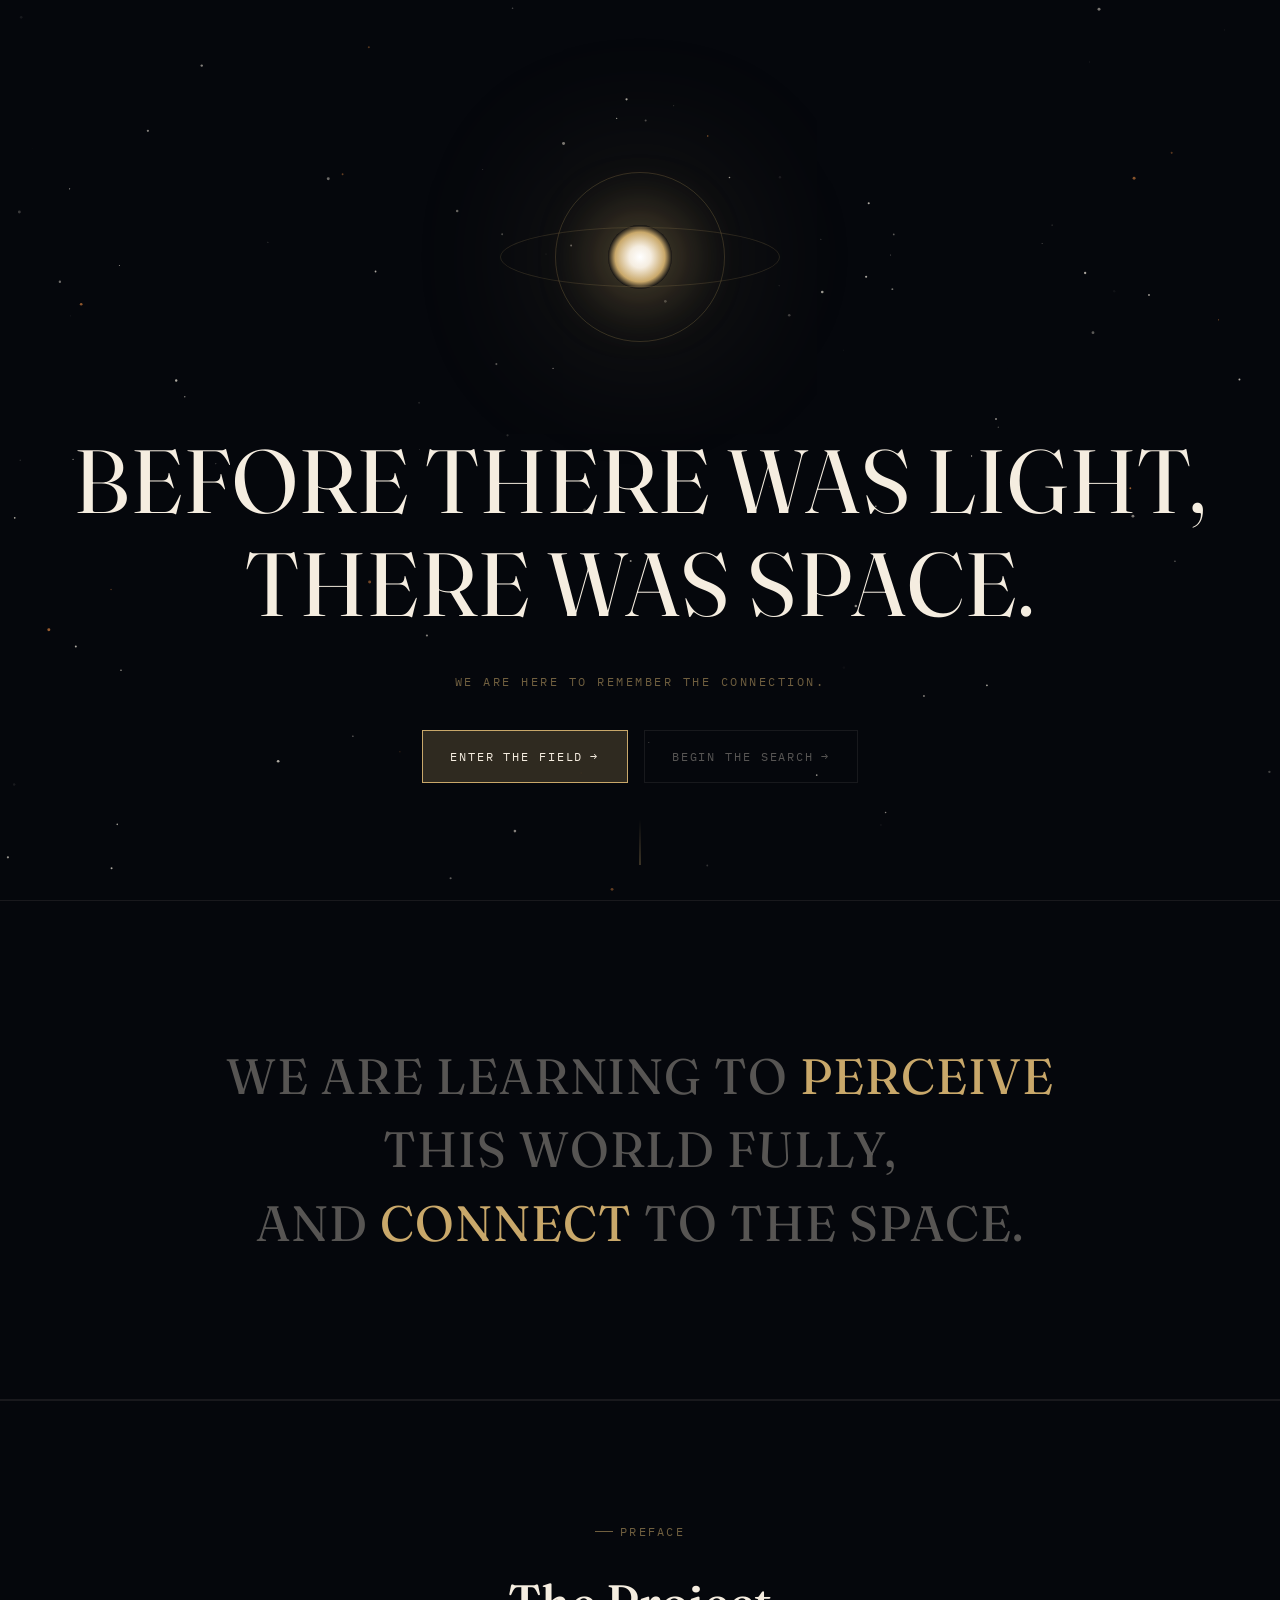
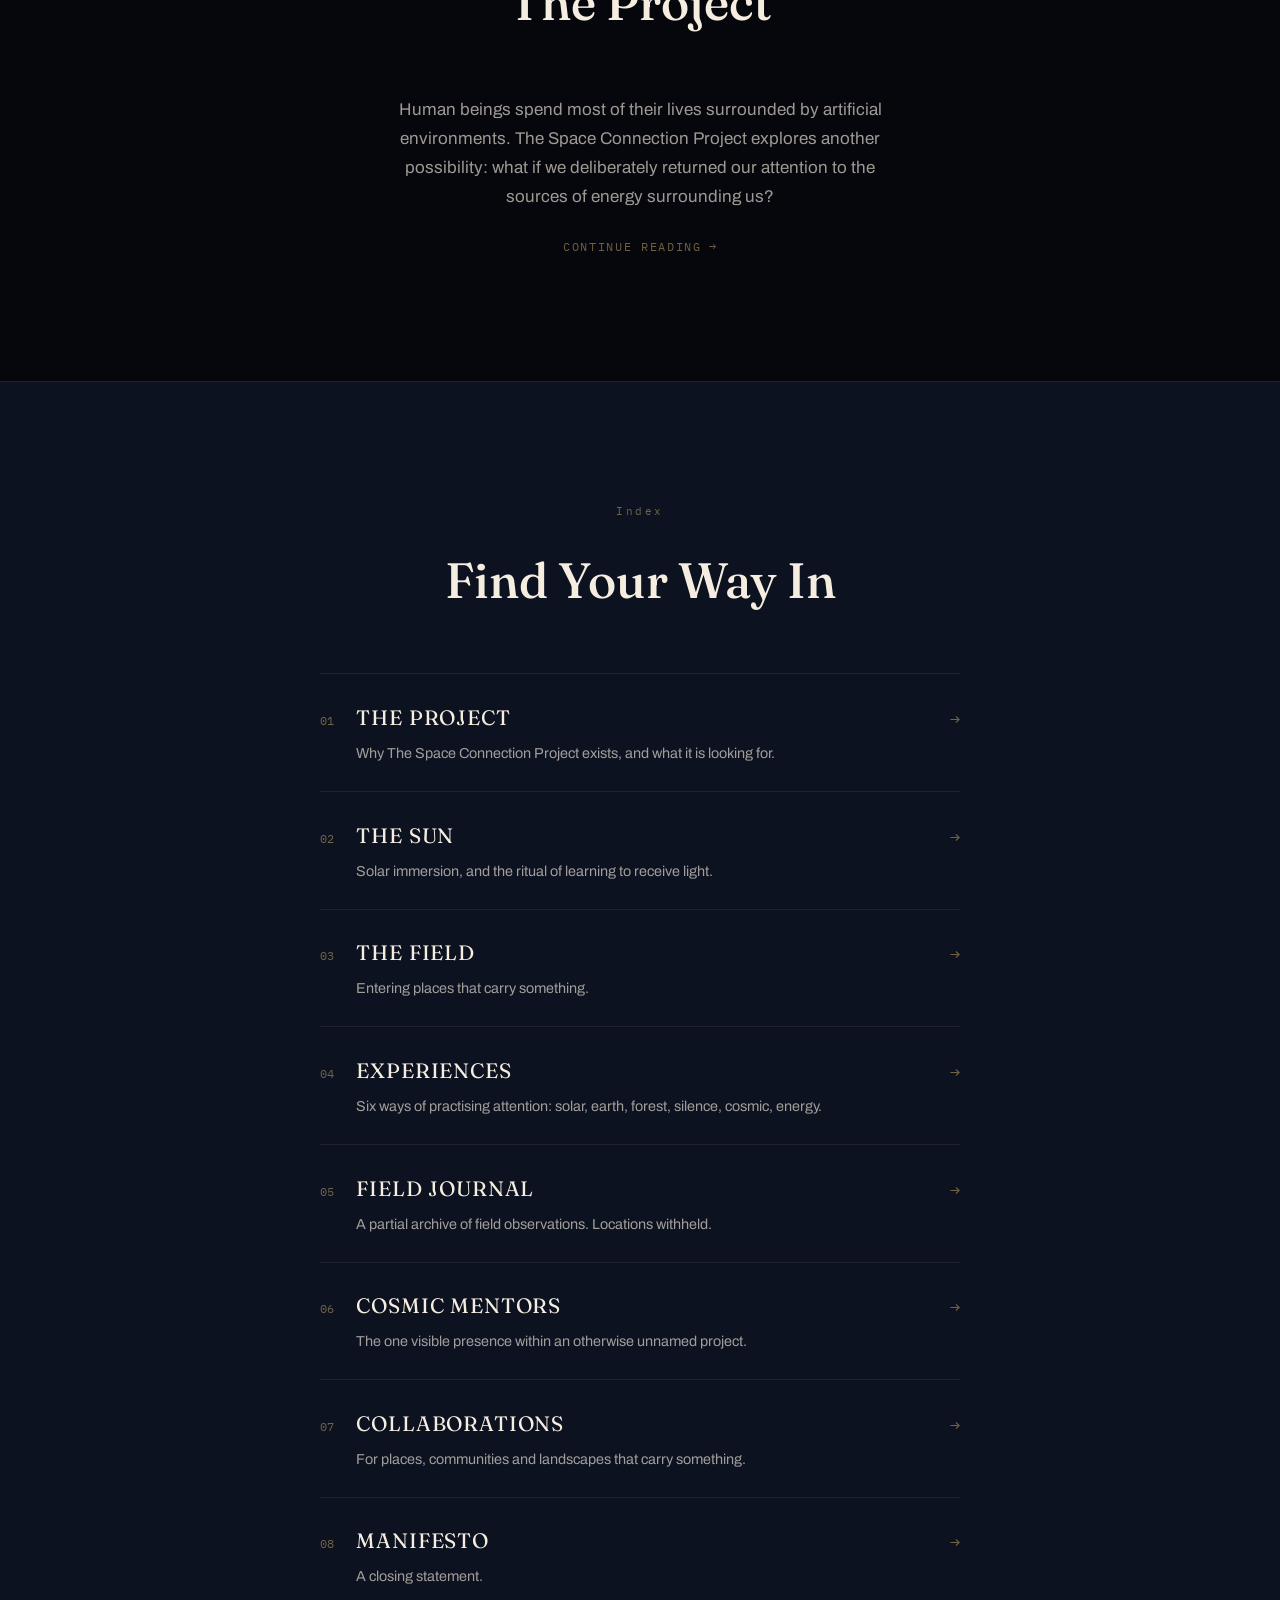
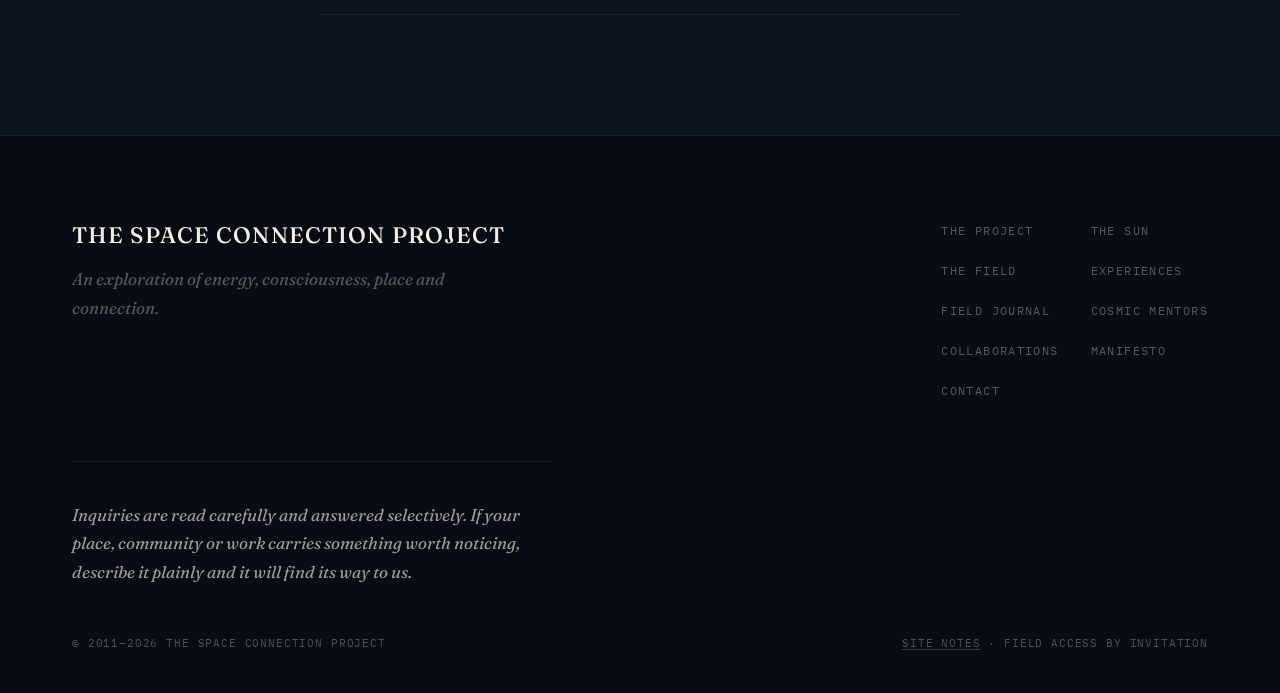
<file: index.html>
<!DOCTYPE html>
<html lang="en">
<head>
<meta charset="UTF-8" />
<meta name="viewport" content="width=device-width, initial-scale=1.0" />
<title>The Space Connection Project</title>
<meta name="description" content="An exploration of energy, consciousness, place and connection." />
<meta name="theme-color" content="#05070c" />
<link rel="preconnect" href="https://fonts.googleapis.com" />
<link rel="preconnect" href="https://fonts.gstatic.com" crossorigin />
<link href="https://fonts.googleapis.com/css2?family=Fraunces:ital,opsz,wght@0,9..144,300;0,9..144,400;0,9..144,500;0,9..144,600;1,9..144,400;1,9..144,500&family=Archivo:wght@400;500;600;700&family=IBM+Plex+Mono:wght@400;500&display=swap" rel="stylesheet" />
<link rel="stylesheet" href="assets/style.css" />
<link rel="icon" type="image/svg+xml" href="assets/favicon.svg" />
</head>
<body>
<div id="light-flash" aria-hidden="true"></div>
<header class="site-nav site-nav--gated" id="siteNav">
  <a class="site-nav__mark" href="#top"><strong>SCP</strong> &middot; The Space Connection Project</a>
  <ul class="site-nav__links">
    <li><a href="the-project/">The Project</a></li>
    <li><a href="the-sun/">The Sun</a></li>
    <li><a href="the-field/">The Field</a></li>
    <li><a href="experiences/">Experiences</a></li>
    <li><a href="field-journal/">Field Journal</a></li>
    <li><a href="cosmic-mentors/">Cosmic Mentors</a></li>
    <li><a href="collaborations/">Collaborations</a></li>
    <li><a href="manifesto/">Manifesto</a></li>
    <li><a href="#contact">Contact</a></li>
  </ul>
</header>
<main id="top">
  <section class="hero" id="hero" aria-label="Introduction">
    <canvas class="hero__canvas" id="heroCanvas" aria-hidden="true"></canvas>
    <div class="hero__sun" aria-hidden="true">
      <div class="orbit-ring orbit-ring--b"></div>
      <div class="orbit-ring orbit-ring--a"></div>
      <div class="sun-core"></div>
    </div>
    <div class="hero__body">
      <div class="hero__lines">
        <span class="hero__line hero__line--1">Before there was light,</span>
        <span class="hero__line hero__line--2">there was space.</span>
      </div>
      <p class="hero__remember">We are here to remember the connection.</p>
      <div class="hero__actions actions">
        <button class="btn btn--primary" id="enterField" type="button">Enter the Field</button>
        <button class="btn btn--ghost" id="beginSearch" type="button">Begin the Search</button>
      </div>
    </div>
    <div class="hero__scroll" aria-hidden="true"></div>
  </section>

  <div class="phrase">
    <p class="phrase__line reveal">We are learning to <em>perceive</em></p>
    <p class="phrase__line reveal">this world fully,</p>
    <p class="phrase__line reveal">and <em>connect</em> to the space.</p>
  </div>


  <section class="band" id="the-project-teaser" aria-labelledby="teaser-title">
    <div class="container teaser">
      <div class="band__head reveal" style="align-items:center;text-align:center;">
        <span class="eyebrow">Preface</span>
        <h2 class="band__title" id="teaser-title">The Project</h2>
      </div>
      <div class="stack reveal">
        <p>Human beings spend most of their lives surrounded by artificial environments. The Space Connection Project explores another possibility: what if we deliberately returned our attention to the sources of energy surrounding us?</p>
      </div>
      <a class="teaser__continue reveal" href="the-project/">Continue reading</a>
    </div>
  </section>


  <section class="band band--midnight" id="index" aria-label="Site index">
    <div class="container container--wide">
      <div class="band__head reveal" style="text-align:center;align-items:center;">
        <span class="obs-tag">Index</span>
        <h2 class="band__title">Find Your Way In</h2>
      </div>
      <nav class="site-index" aria-label="Sections">
      <a class="site-index__item reveal" href="the-project/">
        <span class="site-index__num">01</span>
        <span class="site-index__body">
          <span class="site-index__title">The Project</span>
          <span class="site-index__desc">Why The Space Connection Project exists, and what it is looking for.</span>
        </span>
        <span class="site-index__arrow" aria-hidden="true">&rarr;</span>
      </a>
      <a class="site-index__item reveal" href="the-sun/">
        <span class="site-index__num">02</span>
        <span class="site-index__body">
          <span class="site-index__title">The Sun</span>
          <span class="site-index__desc">Solar immersion, and the ritual of learning to receive light.</span>
        </span>
        <span class="site-index__arrow" aria-hidden="true">&rarr;</span>
      </a>
      <a class="site-index__item reveal" href="the-field/">
        <span class="site-index__num">03</span>
        <span class="site-index__body">
          <span class="site-index__title">The Field</span>
          <span class="site-index__desc">Entering places that carry something.</span>
        </span>
        <span class="site-index__arrow" aria-hidden="true">&rarr;</span>
      </a>
      <a class="site-index__item reveal" href="experiences/">
        <span class="site-index__num">04</span>
        <span class="site-index__body">
          <span class="site-index__title">Experiences</span>
          <span class="site-index__desc">Six ways of practising attention: solar, earth, forest, silence, cosmic, energy.</span>
        </span>
        <span class="site-index__arrow" aria-hidden="true">&rarr;</span>
      </a>
      <a class="site-index__item reveal" href="field-journal/">
        <span class="site-index__num">05</span>
        <span class="site-index__body">
          <span class="site-index__title">Field Journal</span>
          <span class="site-index__desc">A partial archive of field observations. Locations withheld.</span>
        </span>
        <span class="site-index__arrow" aria-hidden="true">&rarr;</span>
      </a>
      <a class="site-index__item reveal" href="cosmic-mentors/">
        <span class="site-index__num">06</span>
        <span class="site-index__body">
          <span class="site-index__title">Cosmic Mentors</span>
          <span class="site-index__desc">The one visible presence within an otherwise unnamed project.</span>
        </span>
        <span class="site-index__arrow" aria-hidden="true">&rarr;</span>
      </a>
      <a class="site-index__item reveal" href="collaborations/">
        <span class="site-index__num">07</span>
        <span class="site-index__body">
          <span class="site-index__title">Collaborations</span>
          <span class="site-index__desc">For places, communities and landscapes that carry something.</span>
        </span>
        <span class="site-index__arrow" aria-hidden="true">&rarr;</span>
      </a>
      <a class="site-index__item reveal" href="manifesto/">
        <span class="site-index__num">08</span>
        <span class="site-index__body">
          <span class="site-index__title">Manifesto</span>
          <span class="site-index__desc">A closing statement.</span>
        </span>
        <span class="site-index__arrow" aria-hidden="true">&rarr;</span>
      </a>
      </nav>
    </div>
  </section>

</main>
<footer class="site-footer" id="contact">
  <div class="container container--wide">
    <div class="site-footer__top">
      <div>
        <h2 class="site-footer__title">The Space Connection Project</h2>
        <p class="site-footer__tagline">An exploration of energy, consciousness, place and connection.</p>
      </div>
      <nav aria-label="Footer">
        <ul class="site-footer__nav">
    <li><a href="the-project/">The Project</a></li>
    <li><a href="the-sun/">The Sun</a></li>
    <li><a href="the-field/">The Field</a></li>
    <li><a href="experiences/">Experiences</a></li>
    <li><a href="field-journal/">Field Journal</a></li>
    <li><a href="cosmic-mentors/">Cosmic Mentors</a></li>
    <li><a href="collaborations/">Collaborations</a></li>
    <li><a href="manifesto/">Manifesto</a></li>
    <li><a href="#contact">Contact</a></li>
  </ul>
      </nav>
    </div>
    <p id="contact-text">Inquiries are read carefully and answered selectively. If your place, community or work carries something worth noticing, describe it plainly and it will find its way to us.</p>
    <div class="site-footer__bottom">
      <span>&copy; 2011&ndash;2026 The Space Connection Project</span>
      <span><a class="footer-meta-link" href="site-notes/">Site Notes</a> &middot; Field access by invitation</span>
    </div>
  </div>
</footer>
<script src="assets/site.js"></script>
</body>
</html>
</file>
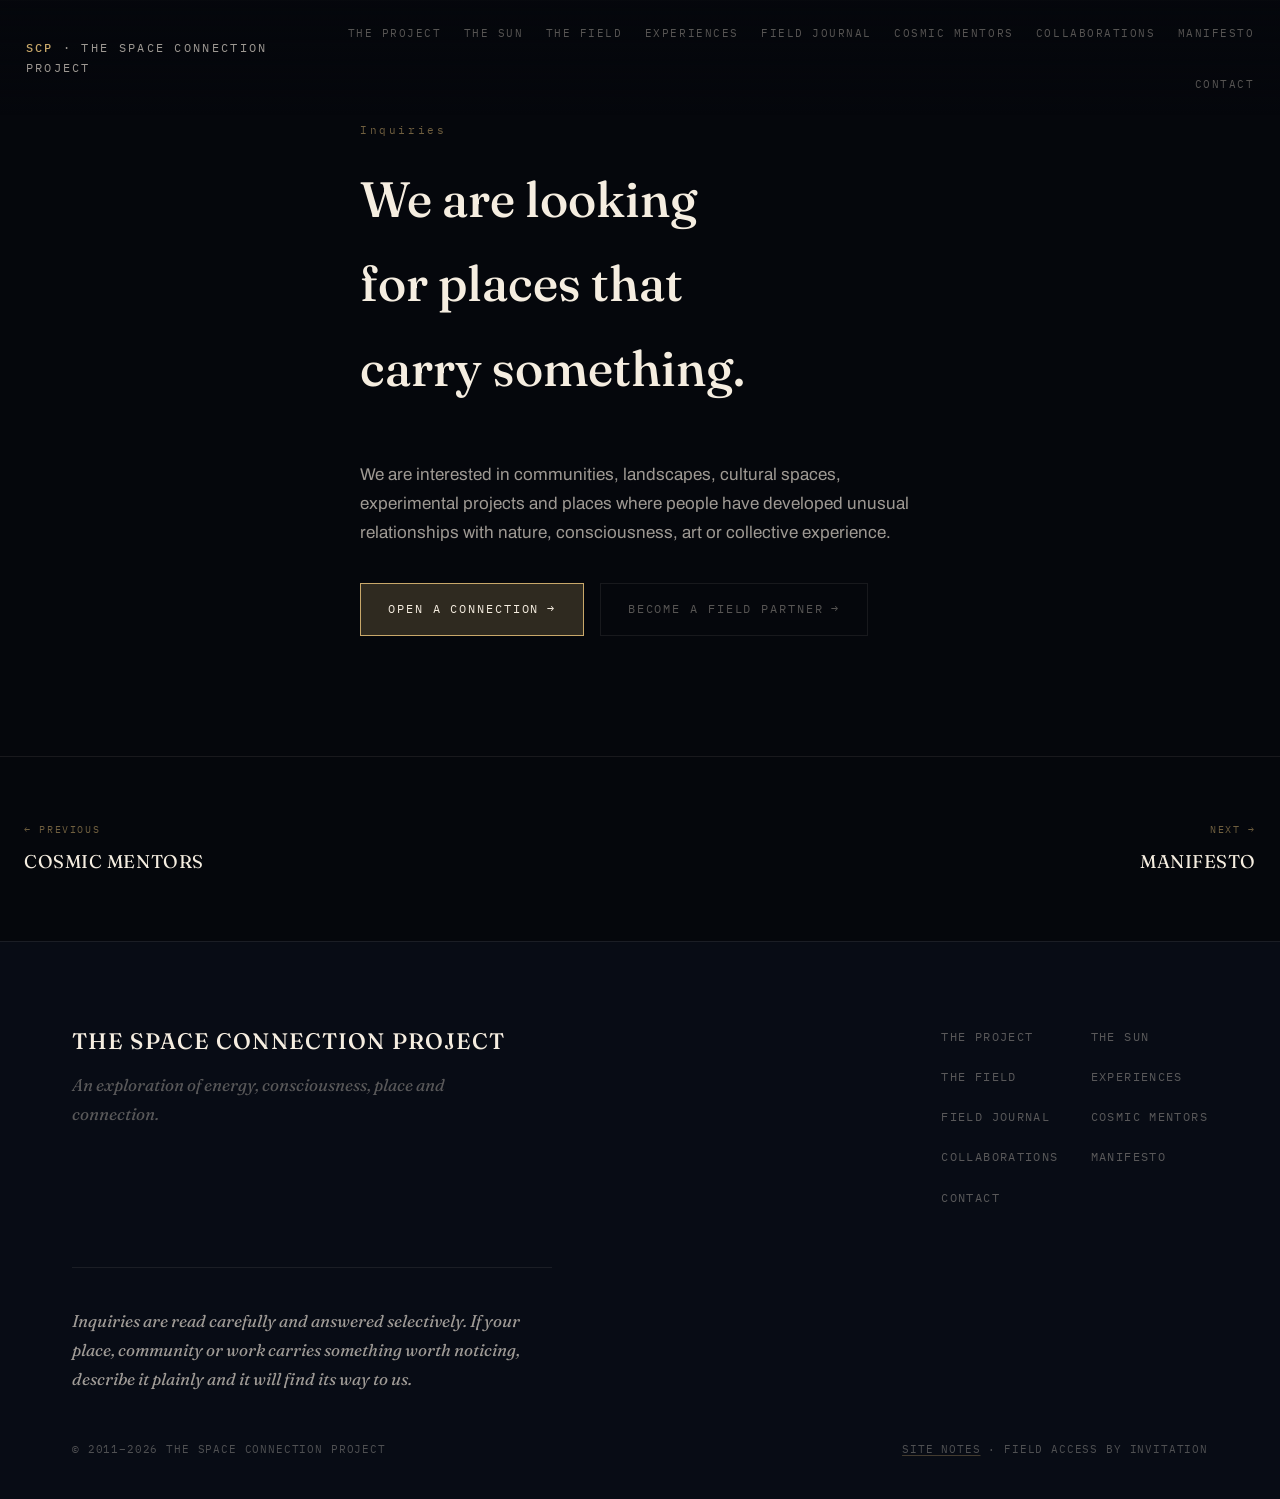
<file: collaborations/index.html>
<!DOCTYPE html>
<html lang="en">
<head>
<meta charset="UTF-8" />
<meta name="viewport" content="width=device-width, initial-scale=1.0" />
<title>Collaborations — The Space Connection Project</title>
<meta name="description" content="For places, communities and landscapes that carry something." />
<meta name="theme-color" content="#05070c" />
<link rel="preconnect" href="https://fonts.googleapis.com" />
<link rel="preconnect" href="https://fonts.gstatic.com" crossorigin />
<link href="https://fonts.googleapis.com/css2?family=Fraunces:ital,opsz,wght@0,9..144,300;0,9..144,400;0,9..144,500;0,9..144,600;1,9..144,400;1,9..144,500&family=Archivo:wght@400;500;600;700&family=IBM+Plex+Mono:wght@400;500&display=swap" rel="stylesheet" />
<link rel="stylesheet" href="../assets/style.css" />
<link rel="icon" type="image/svg+xml" href="../assets/favicon.svg" />
</head>
<body>
<header class="site-nav" id="siteNav">
  <a class="site-nav__mark" href="../"><strong>SCP</strong> &middot; The Space Connection Project</a>
  <ul class="site-nav__links">
    <li><a href="../the-project/">The Project</a></li>
    <li><a href="../the-sun/">The Sun</a></li>
    <li><a href="../the-field/">The Field</a></li>
    <li><a href="../experiences/">Experiences</a></li>
    <li><a href="../field-journal/">Field Journal</a></li>
    <li><a href="../cosmic-mentors/">Cosmic Mentors</a></li>
    <li><a href="../collaborations/">Collaborations</a></li>
    <li><a href="../manifesto/">Manifesto</a></li>
    <li><a href="#contact">Contact</a></li>
  </ul>
</header>
<main>
  <section class="band" id="collaborations" aria-labelledby="collab-title">
    <div class="container">
      <div class="band__head reveal">
        <span class="obs-tag">Inquiries</span>
        <h2 class="band__title" id="collab-title">We are looking for places that carry something.</h2>
      </div>
      <p class="collab__text reveal">We are interested in communities, landscapes, cultural spaces, experimental projects and places where people have developed unusual relationships with nature, consciousness, art or collective experience.</p>
      <div class="actions reveal" style="margin-top:2.2rem;">
        <a class="btn btn--primary" href="#contact">Open a Connection</a>
        <a class="btn btn--ghost" href="#contact">Become a Field Partner</a>
      </div>
    </div>
  </section>

<nav class="page-nav" aria-label="Page">
  <a class="page-nav__link page-nav__link--prev" href="../cosmic-mentors/">
    <span class="page-nav__eyebrow">&larr; Previous</span>
    <span class="page-nav__title">Cosmic Mentors</span>
  </a>
  <a class="page-nav__link page-nav__link--next" href="../manifesto/">
    <span class="page-nav__eyebrow">Next &rarr;</span>
    <span class="page-nav__title">Manifesto</span>
  </a>
</nav>
</main>
<footer class="site-footer" id="contact">
  <div class="container container--wide">
    <div class="site-footer__top">
      <div>
        <h2 class="site-footer__title">The Space Connection Project</h2>
        <p class="site-footer__tagline">An exploration of energy, consciousness, place and connection.</p>
      </div>
      <nav aria-label="Footer">
        <ul class="site-footer__nav">
    <li><a href="../the-project/">The Project</a></li>
    <li><a href="../the-sun/">The Sun</a></li>
    <li><a href="../the-field/">The Field</a></li>
    <li><a href="../experiences/">Experiences</a></li>
    <li><a href="../field-journal/">Field Journal</a></li>
    <li><a href="../cosmic-mentors/">Cosmic Mentors</a></li>
    <li><a href="../collaborations/">Collaborations</a></li>
    <li><a href="../manifesto/">Manifesto</a></li>
    <li><a href="#contact">Contact</a></li>
  </ul>
      </nav>
    </div>
    <p id="contact-text">Inquiries are read carefully and answered selectively. If your place, community or work carries something worth noticing, describe it plainly and it will find its way to us.</p>
    <div class="site-footer__bottom">
      <span>&copy; 2011&ndash;2026 The Space Connection Project</span>
      <span><a class="footer-meta-link" href="../site-notes/">Site Notes</a> &middot; Field access by invitation</span>
    </div>
  </div>
</footer>
<script src="../assets/site.js"></script>
</body>
</html>
</file>
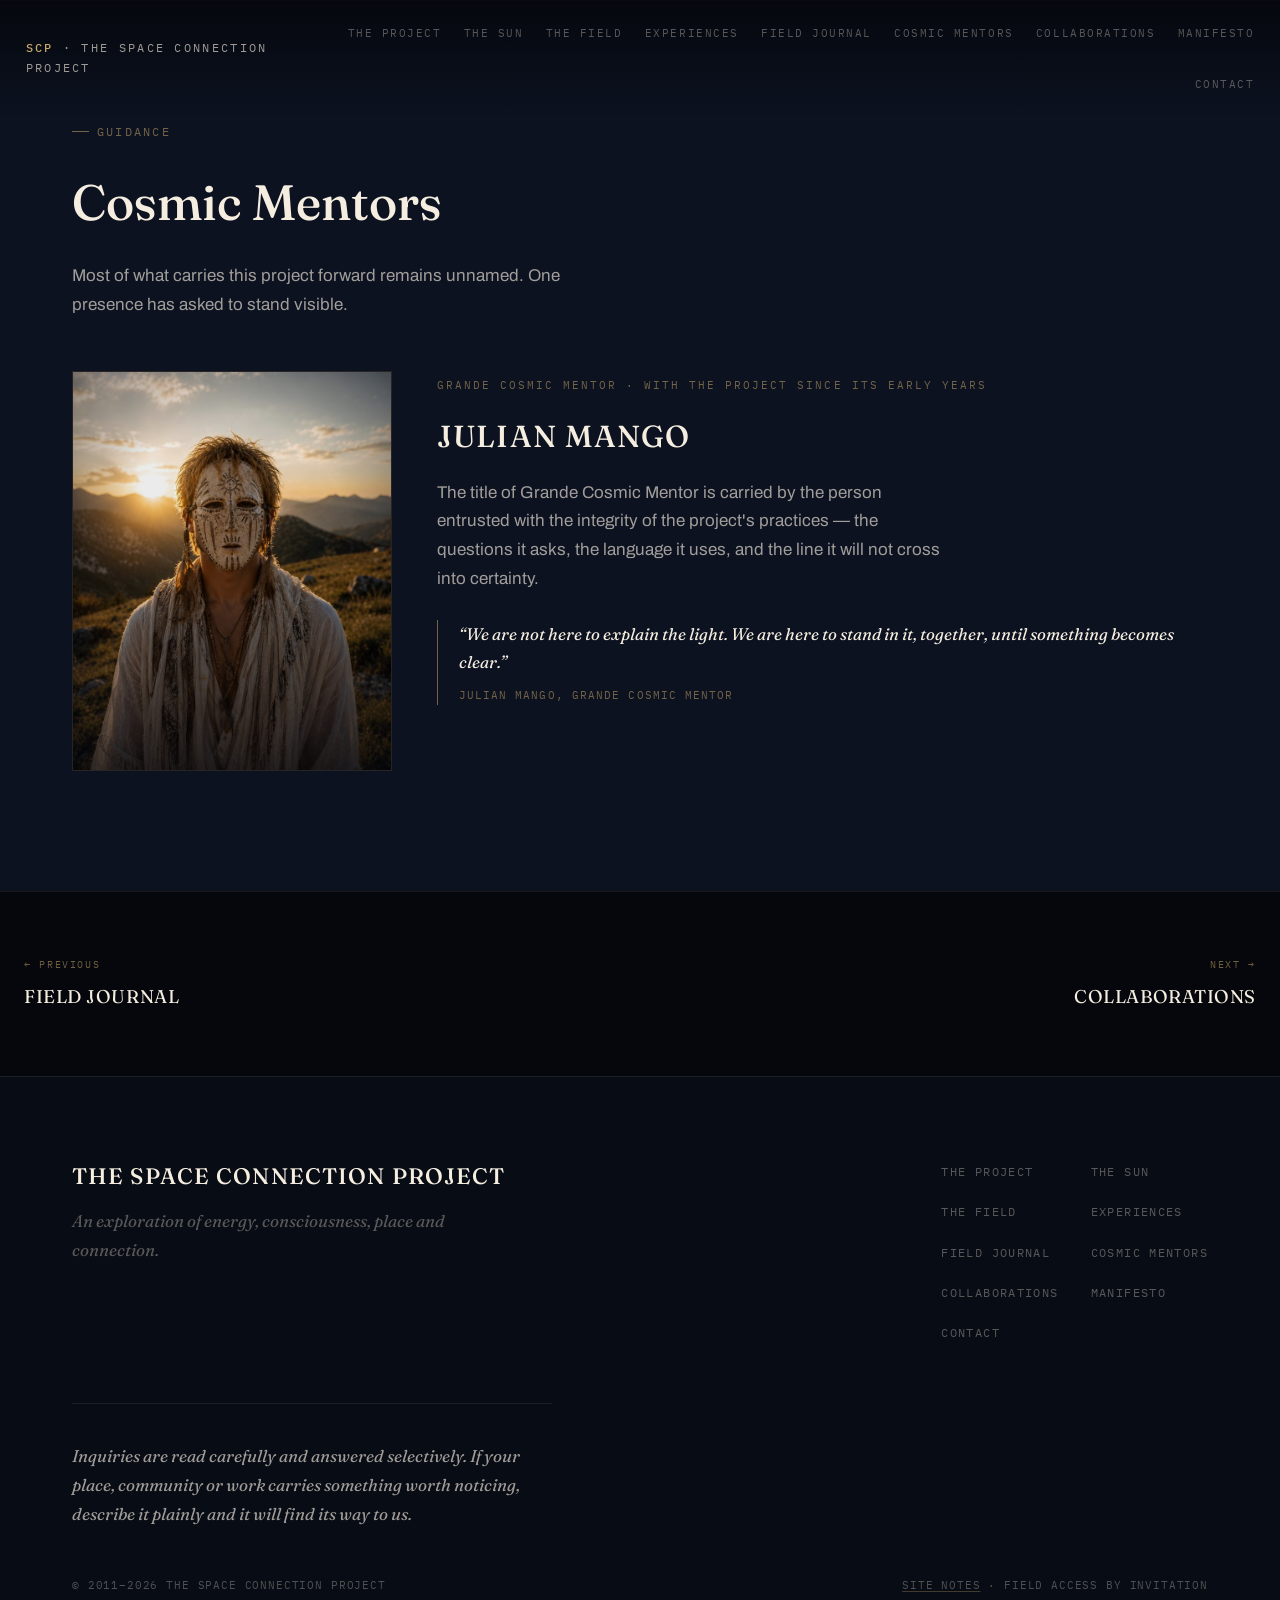
<file: cosmic-mentors/index.html>
<!DOCTYPE html>
<html lang="en">
<head>
<meta charset="UTF-8" />
<meta name="viewport" content="width=device-width, initial-scale=1.0" />
<title>Cosmic Mentors — The Space Connection Project</title>
<meta name="description" content="The one visible presence within an otherwise unnamed project." />
<meta name="theme-color" content="#05070c" />
<link rel="preconnect" href="https://fonts.googleapis.com" />
<link rel="preconnect" href="https://fonts.gstatic.com" crossorigin />
<link href="https://fonts.googleapis.com/css2?family=Fraunces:ital,opsz,wght@0,9..144,300;0,9..144,400;0,9..144,500;0,9..144,600;1,9..144,400;1,9..144,500&family=Archivo:wght@400;500;600;700&family=IBM+Plex+Mono:wght@400;500&display=swap" rel="stylesheet" />
<link rel="stylesheet" href="../assets/style.css" />
<link rel="icon" type="image/svg+xml" href="../assets/favicon.svg" />
</head>
<body>
<header class="site-nav" id="siteNav">
  <a class="site-nav__mark" href="../"><strong>SCP</strong> &middot; The Space Connection Project</a>
  <ul class="site-nav__links">
    <li><a href="../the-project/">The Project</a></li>
    <li><a href="../the-sun/">The Sun</a></li>
    <li><a href="../the-field/">The Field</a></li>
    <li><a href="../experiences/">Experiences</a></li>
    <li><a href="../field-journal/">Field Journal</a></li>
    <li><a href="../cosmic-mentors/">Cosmic Mentors</a></li>
    <li><a href="../collaborations/">Collaborations</a></li>
    <li><a href="../manifesto/">Manifesto</a></li>
    <li><a href="#contact">Contact</a></li>
  </ul>
</header>
<main>
  <section class="band band--midnight" id="mentors" aria-labelledby="mentors-title">
    <div class="container container--wide">
      <div class="band__head reveal">
        <span class="eyebrow">Guidance</span>
        <h2 class="band__title" id="mentors-title">Cosmic Mentors</h2>
        <p style="max-width:32rem;color:var(--solar-dim);">Most of what carries this project forward remains unnamed. One presence has asked to stand visible.</p>
      </div>
      <div class="mentor reveal">
        <div class="mentor__portrait">
          <img src="../assets/julian-mango.jpg" alt="Portrait of Julian Mango, Grande Cosmic Mentor of The Space Connection Project, wearing a painted ceremonial mask at dusk." loading="lazy" width="760" height="949" />
        </div>
        <div class="mentor__info">
          <span class="mentor__title">Grande Cosmic Mentor &middot; with the project since its early years</span>
          <h3 class="mentor__name">Julian Mango</h3>
          <p class="mentor__role">The title of Grande Cosmic Mentor is carried by the person entrusted with the integrity of the project's practices &mdash; the questions it asks, the language it uses, and the line it will not cross into certainty.</p>
          <blockquote class="mentor__quote">
            <p>&ldquo;We are not here to explain the light. We are here to stand in it, together, until something becomes clear.&rdquo;</p>
            <cite>Julian Mango, Grande Cosmic Mentor</cite>
          </blockquote>
        </div>
      </div>
    </div>
  </section>

<nav class="page-nav" aria-label="Page">
  <a class="page-nav__link page-nav__link--prev" href="../field-journal/">
    <span class="page-nav__eyebrow">&larr; Previous</span>
    <span class="page-nav__title">Field Journal</span>
  </a>
  <a class="page-nav__link page-nav__link--next" href="../collaborations/">
    <span class="page-nav__eyebrow">Next &rarr;</span>
    <span class="page-nav__title">Collaborations</span>
  </a>
</nav>
</main>
<footer class="site-footer" id="contact">
  <div class="container container--wide">
    <div class="site-footer__top">
      <div>
        <h2 class="site-footer__title">The Space Connection Project</h2>
        <p class="site-footer__tagline">An exploration of energy, consciousness, place and connection.</p>
      </div>
      <nav aria-label="Footer">
        <ul class="site-footer__nav">
    <li><a href="../the-project/">The Project</a></li>
    <li><a href="../the-sun/">The Sun</a></li>
    <li><a href="../the-field/">The Field</a></li>
    <li><a href="../experiences/">Experiences</a></li>
    <li><a href="../field-journal/">Field Journal</a></li>
    <li><a href="../cosmic-mentors/">Cosmic Mentors</a></li>
    <li><a href="../collaborations/">Collaborations</a></li>
    <li><a href="../manifesto/">Manifesto</a></li>
    <li><a href="#contact">Contact</a></li>
  </ul>
      </nav>
    </div>
    <p id="contact-text">Inquiries are read carefully and answered selectively. If your place, community or work carries something worth noticing, describe it plainly and it will find its way to us.</p>
    <div class="site-footer__bottom">
      <span>&copy; 2011&ndash;2026 The Space Connection Project</span>
      <span><a class="footer-meta-link" href="../site-notes/">Site Notes</a> &middot; Field access by invitation</span>
    </div>
  </div>
</footer>
<script src="../assets/site.js"></script>
</body>
</html>
</file>
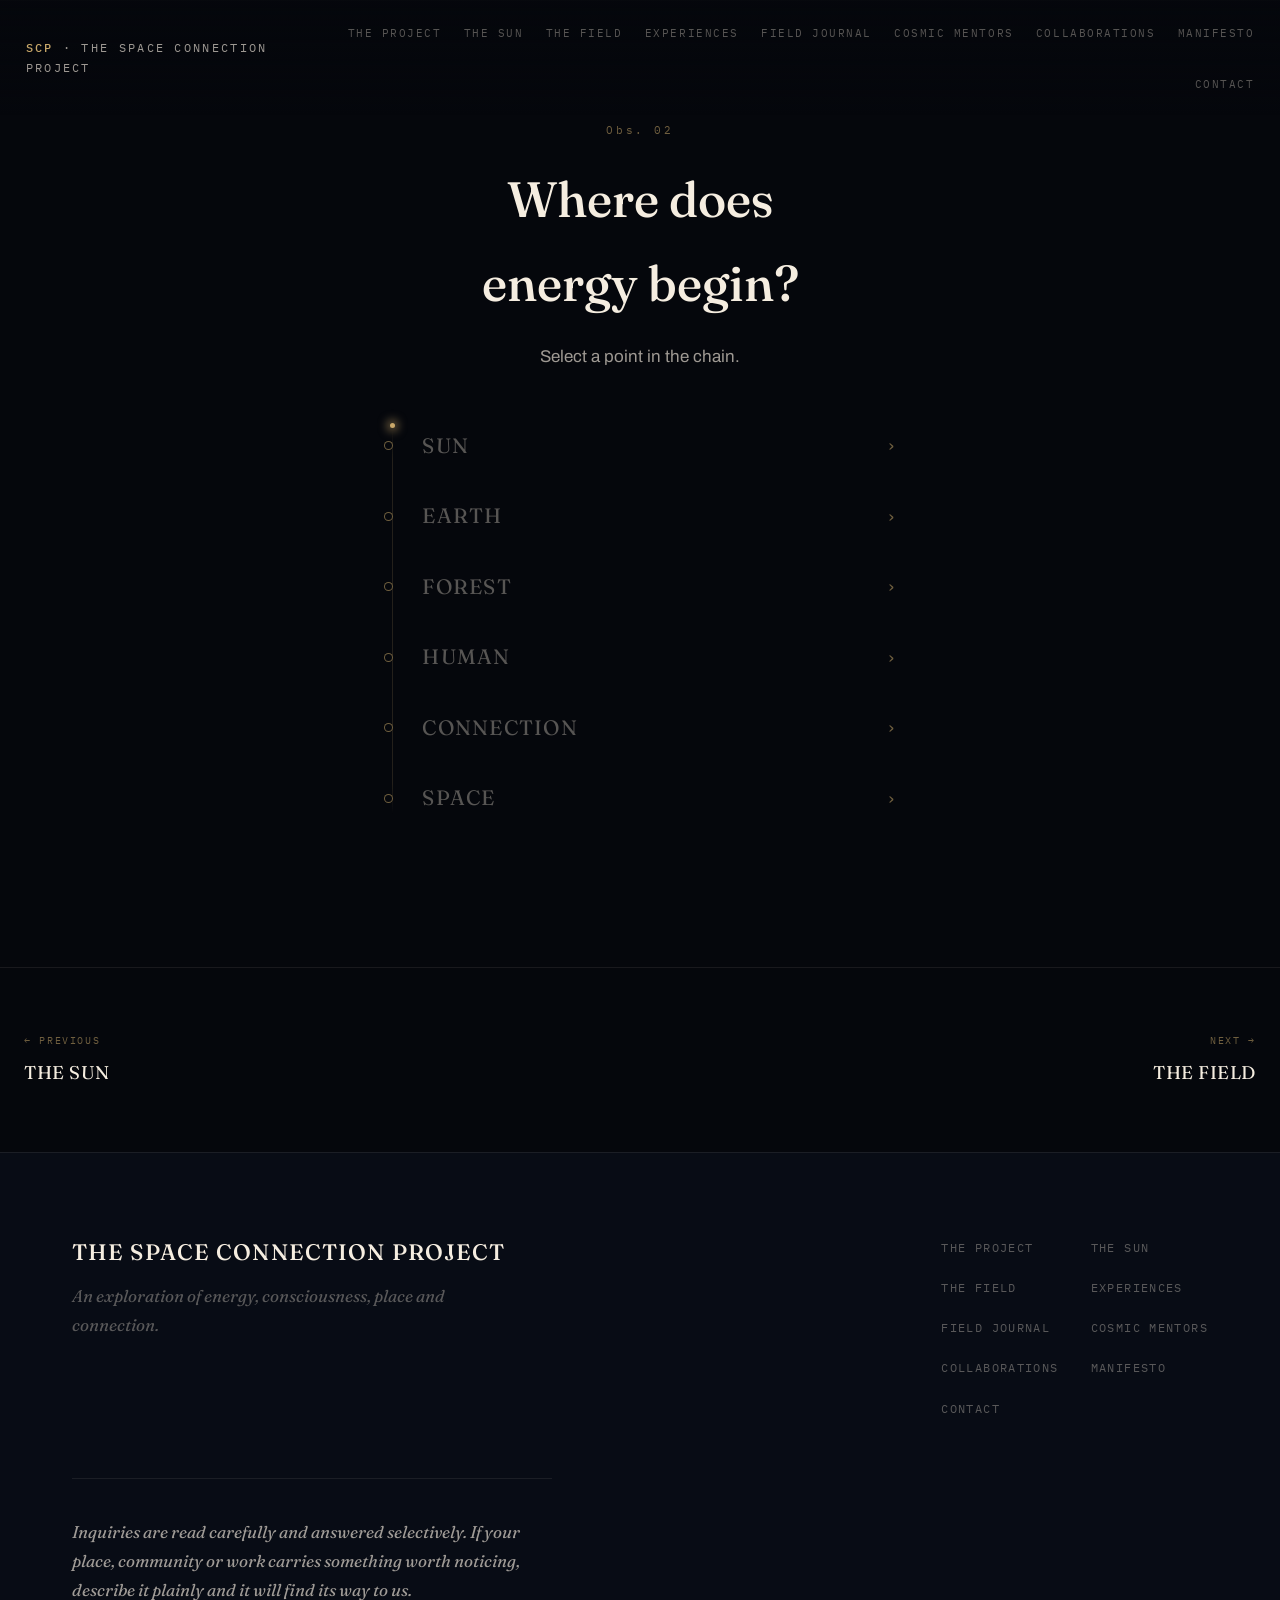
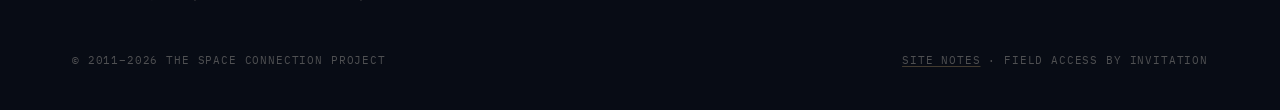
<file: energy/index.html>
<!DOCTYPE html>
<html lang="en">
<head>
<meta charset="UTF-8" />
<meta name="viewport" content="width=device-width, initial-scale=1.0" />
<title>Energy — The Space Connection Project</title>
<meta name="description" content="Where does energy begin? An interactive chain from the Sun to Space." />
<meta name="theme-color" content="#05070c" />
<link rel="preconnect" href="https://fonts.googleapis.com" />
<link rel="preconnect" href="https://fonts.gstatic.com" crossorigin />
<link href="https://fonts.googleapis.com/css2?family=Fraunces:ital,opsz,wght@0,9..144,300;0,9..144,400;0,9..144,500;0,9..144,600;1,9..144,400;1,9..144,500&family=Archivo:wght@400;500;600;700&family=IBM+Plex+Mono:wght@400;500&display=swap" rel="stylesheet" />
<link rel="stylesheet" href="../assets/style.css" />
<link rel="icon" type="image/svg+xml" href="../assets/favicon.svg" />
</head>
<body>
<header class="site-nav" id="siteNav">
  <a class="site-nav__mark" href="../"><strong>SCP</strong> &middot; The Space Connection Project</a>
  <ul class="site-nav__links">
    <li><a href="../the-project/">The Project</a></li>
    <li><a href="../the-sun/">The Sun</a></li>
    <li><a href="../the-field/">The Field</a></li>
    <li><a href="../experiences/">Experiences</a></li>
    <li><a href="../field-journal/">Field Journal</a></li>
    <li><a href="../cosmic-mentors/">Cosmic Mentors</a></li>
    <li><a href="../collaborations/">Collaborations</a></li>
    <li><a href="../manifesto/">Manifesto</a></li>
    <li><a href="#contact">Contact</a></li>
  </ul>
</header>
<main>
  <section class="band" id="energy" aria-labelledby="energy-title">
    <div class="container">
      <div class="band__head reveal" style="text-align:center;align-items:center;">
        <span class="obs-tag">Obs. 02</span>
        <h2 class="band__title" id="energy-title">Where does energy begin?</h2>
        <p style="max-width:30rem;color:var(--solar-dim);">Select a point in the chain.</p>
      </div>

      <div class="chain reveal" id="energyChain">
        <div class="chain__particle" aria-hidden="true"></div>

        <div class="node" data-text="Radiance without intention.">
          <button class="node__btn" type="button" aria-expanded="false">
            <span class="node__dot" aria-hidden="true"></span>
            <span class="node__label">Sun</span>
            <span class="node__arrow" aria-hidden="true">›</span>
          </button>
          <div class="node__panel"><div class="node__panel-inner"><p class="node__text"></p></div></div>
        </div>

        <div class="node" data-text="Movement beneath our feet.">
          <button class="node__btn" type="button" aria-expanded="false">
            <span class="node__dot" aria-hidden="true"></span>
            <span class="node__label">Earth</span>
            <span class="node__arrow" aria-hidden="true">›</span>
          </button>
          <div class="node__panel"><div class="node__panel-inner"><p class="node__text"></p></div></div>
        </div>

        <div class="node" data-text="Millions of exchanges happening beyond our perception.">
          <button class="node__btn" type="button" aria-expanded="false">
            <span class="node__dot" aria-hidden="true"></span>
            <span class="node__label">Forest</span>
            <span class="node__arrow" aria-hidden="true">›</span>
          </button>
          <div class="node__panel"><div class="node__panel-inner"><p class="node__text"></p></div></div>
        </div>

        <div class="node" data-text="A conscious observer inside the system.">
          <button class="node__btn" type="button" aria-expanded="false">
            <span class="node__dot" aria-hidden="true"></span>
            <span class="node__label">Human</span>
            <span class="node__arrow" aria-hidden="true">›</span>
          </button>
          <div class="node__panel"><div class="node__panel-inner"><p class="node__text"></p></div></div>
        </div>

        <div class="node" data-text="The moment two systems recognize each other.">
          <button class="node__btn" type="button" aria-expanded="false">
            <span class="node__dot" aria-hidden="true"></span>
            <span class="node__label">Connection</span>
            <span class="node__arrow" aria-hidden="true">›</span>
          </button>
          <div class="node__panel"><div class="node__panel-inner"><p class="node__text"></p></div></div>
        </div>

        <div class="node" data-text="The field in which everything happens.">
          <button class="node__btn" type="button" aria-expanded="false">
            <span class="node__dot" aria-hidden="true"></span>
            <span class="node__label">Space</span>
            <span class="node__arrow" aria-hidden="true">›</span>
          </button>
          <div class="node__panel"><div class="node__panel-inner"><p class="node__text"></p></div></div>
        </div>
      </div>
    </div>
  </section>

<nav class="page-nav" aria-label="Page">
  <a class="page-nav__link page-nav__link--prev" href="../the-sun/">
    <span class="page-nav__eyebrow">&larr; Previous</span>
    <span class="page-nav__title">The Sun</span>
  </a>
  <a class="page-nav__link page-nav__link--next" href="../the-field/">
    <span class="page-nav__eyebrow">Next &rarr;</span>
    <span class="page-nav__title">The Field</span>
  </a>
</nav>
</main>
<footer class="site-footer" id="contact">
  <div class="container container--wide">
    <div class="site-footer__top">
      <div>
        <h2 class="site-footer__title">The Space Connection Project</h2>
        <p class="site-footer__tagline">An exploration of energy, consciousness, place and connection.</p>
      </div>
      <nav aria-label="Footer">
        <ul class="site-footer__nav">
    <li><a href="../the-project/">The Project</a></li>
    <li><a href="../the-sun/">The Sun</a></li>
    <li><a href="../the-field/">The Field</a></li>
    <li><a href="../experiences/">Experiences</a></li>
    <li><a href="../field-journal/">Field Journal</a></li>
    <li><a href="../cosmic-mentors/">Cosmic Mentors</a></li>
    <li><a href="../collaborations/">Collaborations</a></li>
    <li><a href="../manifesto/">Manifesto</a></li>
    <li><a href="#contact">Contact</a></li>
  </ul>
      </nav>
    </div>
    <p id="contact-text">Inquiries are read carefully and answered selectively. If your place, community or work carries something worth noticing, describe it plainly and it will find its way to us.</p>
    <div class="site-footer__bottom">
      <span>&copy; 2011&ndash;2026 The Space Connection Project</span>
      <span><a class="footer-meta-link" href="../site-notes/">Site Notes</a> &middot; Field access by invitation</span>
    </div>
  </div>
</footer>
<script src="../assets/site.js"></script>
</body>
</html>
</file>
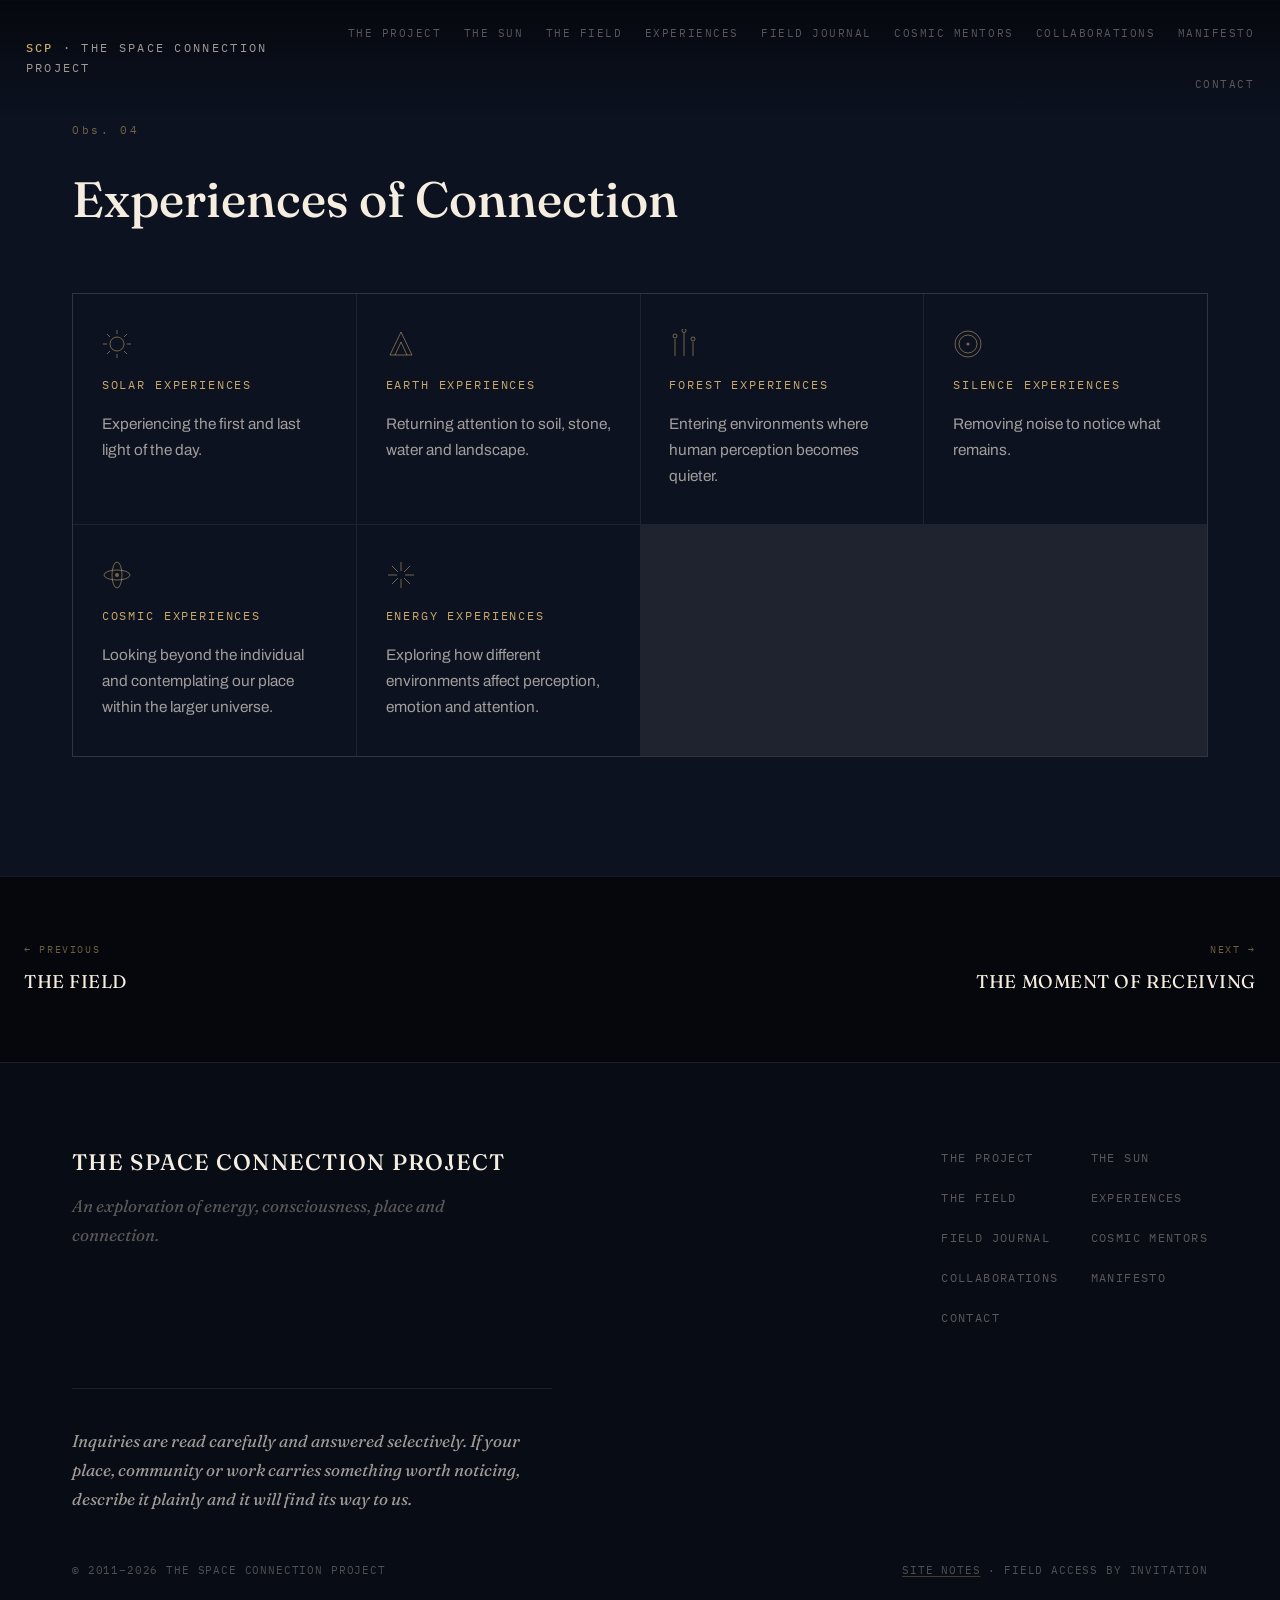
<file: experiences/index.html>
<!DOCTYPE html>
<html lang="en">
<head>
<meta charset="UTF-8" />
<meta name="viewport" content="width=device-width, initial-scale=1.0" />
<title>Experiences of Connection — The Space Connection Project</title>
<meta name="description" content="Six ways of practising attention: solar, earth, forest, silence, cosmic, energy." />
<meta name="theme-color" content="#05070c" />
<link rel="preconnect" href="https://fonts.googleapis.com" />
<link rel="preconnect" href="https://fonts.gstatic.com" crossorigin />
<link href="https://fonts.googleapis.com/css2?family=Fraunces:ital,opsz,wght@0,9..144,300;0,9..144,400;0,9..144,500;0,9..144,600;1,9..144,400;1,9..144,500&family=Archivo:wght@400;500;600;700&family=IBM+Plex+Mono:wght@400;500&display=swap" rel="stylesheet" />
<link rel="stylesheet" href="../assets/style.css" />
<link rel="icon" type="image/svg+xml" href="../assets/favicon.svg" />
</head>
<body>
<header class="site-nav" id="siteNav">
  <a class="site-nav__mark" href="../"><strong>SCP</strong> &middot; The Space Connection Project</a>
  <ul class="site-nav__links">
    <li><a href="../the-project/">The Project</a></li>
    <li><a href="../the-sun/">The Sun</a></li>
    <li><a href="../the-field/">The Field</a></li>
    <li><a href="../experiences/">Experiences</a></li>
    <li><a href="../field-journal/">Field Journal</a></li>
    <li><a href="../cosmic-mentors/">Cosmic Mentors</a></li>
    <li><a href="../collaborations/">Collaborations</a></li>
    <li><a href="../manifesto/">Manifesto</a></li>
    <li><a href="#contact">Contact</a></li>
  </ul>
</header>
<main>
  <section class="band band--midnight" id="experiences" aria-labelledby="exp-title">
    <div class="container container--wide">
      <div class="band__head reveal">
        <span class="obs-tag">Obs. 04</span>
        <h2 class="band__title" id="exp-title">Experiences of Connection</h2>
      </div>
      <div class="cards reveal">
        <div class="card">
          <svg class="card__glyph" viewBox="0 0 30 30" fill="none" stroke="currentColor" stroke-width="1"><circle cx="15" cy="15" r="7"/><path d="M15 1v4M15 25v4M1 15h4M25 15h4M5 5l3 3M22 22l3 3M25 5l-3 3M8 22l-3 3"/></svg>
          <span class="card__title">Solar Experiences</span>
          <p class="card__text">Experiencing the first and last light of the day.</p>
        </div>
        <div class="card">
          <svg class="card__glyph" viewBox="0 0 30 30" fill="none" stroke="currentColor" stroke-width="1"><path d="M15 3L4 26h22L15 3z"/><path d="M15 13l-6 13M15 13l6 13"/></svg>
          <span class="card__title">Earth Experiences</span>
          <p class="card__text">Returning attention to soil, stone, water and landscape.</p>
        </div>
        <div class="card">
          <svg class="card__glyph" viewBox="0 0 30 30" fill="none" stroke="currentColor" stroke-width="1"><path d="M6 27V10M15 27V4M24 27V13"/><circle cx="6" cy="7" r="2"/><circle cx="15" cy="1.5" r="2"/><circle cx="24" cy="10" r="2"/></svg>
          <span class="card__title">Forest Experiences</span>
          <p class="card__text">Entering environments where human perception becomes quieter.</p>
        </div>
        <div class="card">
          <svg class="card__glyph" viewBox="0 0 30 30" fill="none" stroke="currentColor" stroke-width="1"><circle cx="15" cy="15" r="1.6" fill="currentColor" stroke="none"/><circle cx="15" cy="15" r="9"/><circle cx="15" cy="15" r="13"/></svg>
          <span class="card__title">Silence Experiences</span>
          <p class="card__text">Removing noise to notice what remains.</p>
        </div>
        <div class="card">
          <svg class="card__glyph" viewBox="0 0 30 30" fill="none" stroke="currentColor" stroke-width="1"><ellipse cx="15" cy="15" rx="13" ry="5"/><ellipse cx="15" cy="15" rx="5" ry="13"/><circle cx="15" cy="15" r="2" fill="currentColor" stroke="none"/></svg>
          <span class="card__title">Cosmic Experiences</span>
          <p class="card__text">Looking beyond the individual and contemplating our place within the larger universe.</p>
        </div>
        <div class="card">
          <svg class="card__glyph" viewBox="0 0 30 30" fill="none" stroke="currentColor" stroke-width="1"><path d="M15 2v9M15 19v9M2 15h9M19 15h9M6 6l6 6M18 18l6 6M24 6l-6 6M12 18l-6 6"/></svg>
          <span class="card__title">Energy Experiences</span>
          <p class="card__text">Exploring how different environments affect perception, emotion and attention.</p>
        </div>
      </div>
    </div>
  </section>

<nav class="page-nav" aria-label="Page">
  <a class="page-nav__link page-nav__link--prev" href="../the-field/">
    <span class="page-nav__eyebrow">&larr; Previous</span>
    <span class="page-nav__title">The Field</span>
  </a>
  <a class="page-nav__link page-nav__link--next" href="../the-ritual/">
    <span class="page-nav__eyebrow">Next &rarr;</span>
    <span class="page-nav__title">The Moment of Receiving</span>
  </a>
</nav>
</main>
<footer class="site-footer" id="contact">
  <div class="container container--wide">
    <div class="site-footer__top">
      <div>
        <h2 class="site-footer__title">The Space Connection Project</h2>
        <p class="site-footer__tagline">An exploration of energy, consciousness, place and connection.</p>
      </div>
      <nav aria-label="Footer">
        <ul class="site-footer__nav">
    <li><a href="../the-project/">The Project</a></li>
    <li><a href="../the-sun/">The Sun</a></li>
    <li><a href="../the-field/">The Field</a></li>
    <li><a href="../experiences/">Experiences</a></li>
    <li><a href="../field-journal/">Field Journal</a></li>
    <li><a href="../cosmic-mentors/">Cosmic Mentors</a></li>
    <li><a href="../collaborations/">Collaborations</a></li>
    <li><a href="../manifesto/">Manifesto</a></li>
    <li><a href="#contact">Contact</a></li>
  </ul>
      </nav>
    </div>
    <p id="contact-text">Inquiries are read carefully and answered selectively. If your place, community or work carries something worth noticing, describe it plainly and it will find its way to us.</p>
    <div class="site-footer__bottom">
      <span>&copy; 2011&ndash;2026 The Space Connection Project</span>
      <span><a class="footer-meta-link" href="../site-notes/">Site Notes</a> &middot; Field access by invitation</span>
    </div>
  </div>
</footer>
<script src="../assets/site.js"></script>
</body>
</html>
</file>
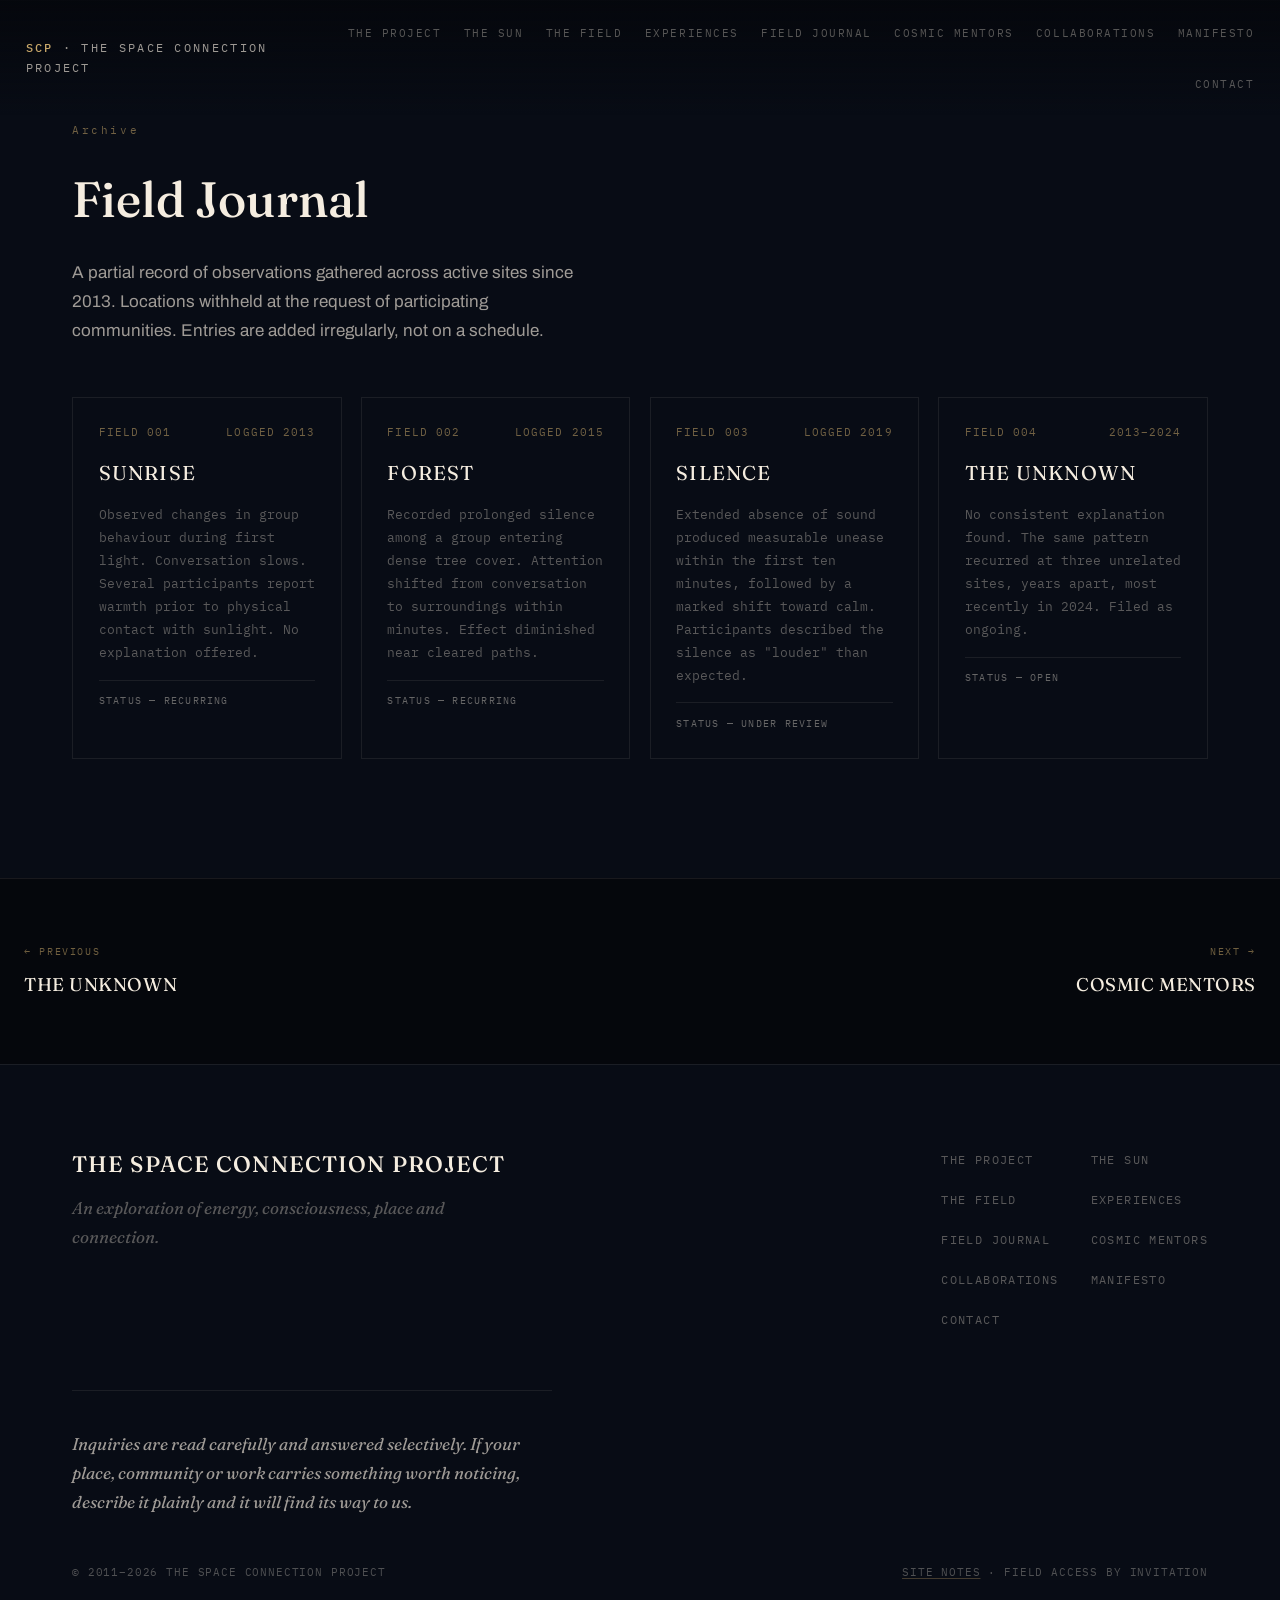
<file: field-journal/index.html>
<!DOCTYPE html>
<html lang="en">
<head>
<meta charset="UTF-8" />
<meta name="viewport" content="width=device-width, initial-scale=1.0" />
<title>Field Journal — The Space Connection Project</title>
<meta name="description" content="A partial archive of field observations. Locations withheld." />
<meta name="theme-color" content="#05070c" />
<link rel="preconnect" href="https://fonts.googleapis.com" />
<link rel="preconnect" href="https://fonts.gstatic.com" crossorigin />
<link href="https://fonts.googleapis.com/css2?family=Fraunces:ital,opsz,wght@0,9..144,300;0,9..144,400;0,9..144,500;0,9..144,600;1,9..144,400;1,9..144,500&family=Archivo:wght@400;500;600;700&family=IBM+Plex+Mono:wght@400;500&display=swap" rel="stylesheet" />
<link rel="stylesheet" href="../assets/style.css" />
<link rel="icon" type="image/svg+xml" href="../assets/favicon.svg" />
</head>
<body>
<header class="site-nav" id="siteNav">
  <a class="site-nav__mark" href="../"><strong>SCP</strong> &middot; The Space Connection Project</a>
  <ul class="site-nav__links">
    <li><a href="../the-project/">The Project</a></li>
    <li><a href="../the-sun/">The Sun</a></li>
    <li><a href="../the-field/">The Field</a></li>
    <li><a href="../experiences/">Experiences</a></li>
    <li><a href="../field-journal/">Field Journal</a></li>
    <li><a href="../cosmic-mentors/">Cosmic Mentors</a></li>
    <li><a href="../collaborations/">Collaborations</a></li>
    <li><a href="../manifesto/">Manifesto</a></li>
    <li><a href="#contact">Contact</a></li>
  </ul>
</header>
<main>
  <section class="band band--deep" id="field-journal" aria-labelledby="journal-title">
    <div class="container container--wide">
      <div class="band__head reveal">
        <span class="obs-tag">Archive</span>
        <h2 class="band__title" id="journal-title">Field Journal</h2>
        <p style="color:var(--solar-dim);max-width:32rem;">A partial record of observations gathered across active sites since 2013. Locations withheld at the request of participating communities. Entries are added irregularly, not on a schedule.</p>
      </div>
      <div class="journal reveal">
        <article class="journal__entry">
          <div class="journal__meta"><span>Field 001</span><span>Logged 2013</span></div>
          <span class="journal__title">Sunrise</span>
          <p class="journal__note">Observed changes in group behaviour during first light. Conversation slows. Several participants report warmth prior to physical contact with sunlight. No explanation offered.</p>
          <span class="journal__status">Status — Recurring</span>
        </article>
        <article class="journal__entry">
          <div class="journal__meta"><span>Field 002</span><span>Logged 2015</span></div>
          <span class="journal__title">Forest</span>
          <p class="journal__note">Recorded prolonged silence among a group entering dense tree cover. Attention shifted from conversation to surroundings within minutes. Effect diminished near cleared paths.</p>
          <span class="journal__status">Status — Recurring</span>
        </article>
        <article class="journal__entry">
          <div class="journal__meta"><span>Field 003</span><span>Logged 2019</span></div>
          <span class="journal__title">Silence</span>
          <p class="journal__note">Extended absence of sound produced measurable unease within the first ten minutes, followed by a marked shift toward calm. Participants described the silence as "louder" than expected.</p>
          <span class="journal__status">Status — Under review</span>
        </article>
        <article class="journal__entry">
          <div class="journal__meta"><span>Field 004</span><span>2013–2024</span></div>
          <span class="journal__title">The Unknown</span>
          <p class="journal__note">No consistent explanation found. The same pattern recurred at three unrelated sites, years apart, most recently in 2024. Filed as ongoing.</p>
          <span class="journal__status">Status — Open</span>
        </article>
      </div>
    </div>
  </section>

<nav class="page-nav" aria-label="Page">
  <a class="page-nav__link page-nav__link--prev" href="../the-unknown/">
    <span class="page-nav__eyebrow">&larr; Previous</span>
    <span class="page-nav__title">The Unknown</span>
  </a>
  <a class="page-nav__link page-nav__link--next" href="../cosmic-mentors/">
    <span class="page-nav__eyebrow">Next &rarr;</span>
    <span class="page-nav__title">Cosmic Mentors</span>
  </a>
</nav>
</main>
<footer class="site-footer" id="contact">
  <div class="container container--wide">
    <div class="site-footer__top">
      <div>
        <h2 class="site-footer__title">The Space Connection Project</h2>
        <p class="site-footer__tagline">An exploration of energy, consciousness, place and connection.</p>
      </div>
      <nav aria-label="Footer">
        <ul class="site-footer__nav">
    <li><a href="../the-project/">The Project</a></li>
    <li><a href="../the-sun/">The Sun</a></li>
    <li><a href="../the-field/">The Field</a></li>
    <li><a href="../experiences/">Experiences</a></li>
    <li><a href="../field-journal/">Field Journal</a></li>
    <li><a href="../cosmic-mentors/">Cosmic Mentors</a></li>
    <li><a href="../collaborations/">Collaborations</a></li>
    <li><a href="../manifesto/">Manifesto</a></li>
    <li><a href="#contact">Contact</a></li>
  </ul>
      </nav>
    </div>
    <p id="contact-text">Inquiries are read carefully and answered selectively. If your place, community or work carries something worth noticing, describe it plainly and it will find its way to us.</p>
    <div class="site-footer__bottom">
      <span>&copy; 2011&ndash;2026 The Space Connection Project</span>
      <span><a class="footer-meta-link" href="../site-notes/">Site Notes</a> &middot; Field access by invitation</span>
    </div>
  </div>
</footer>
<script src="../assets/site.js"></script>
</body>
</html>
</file>
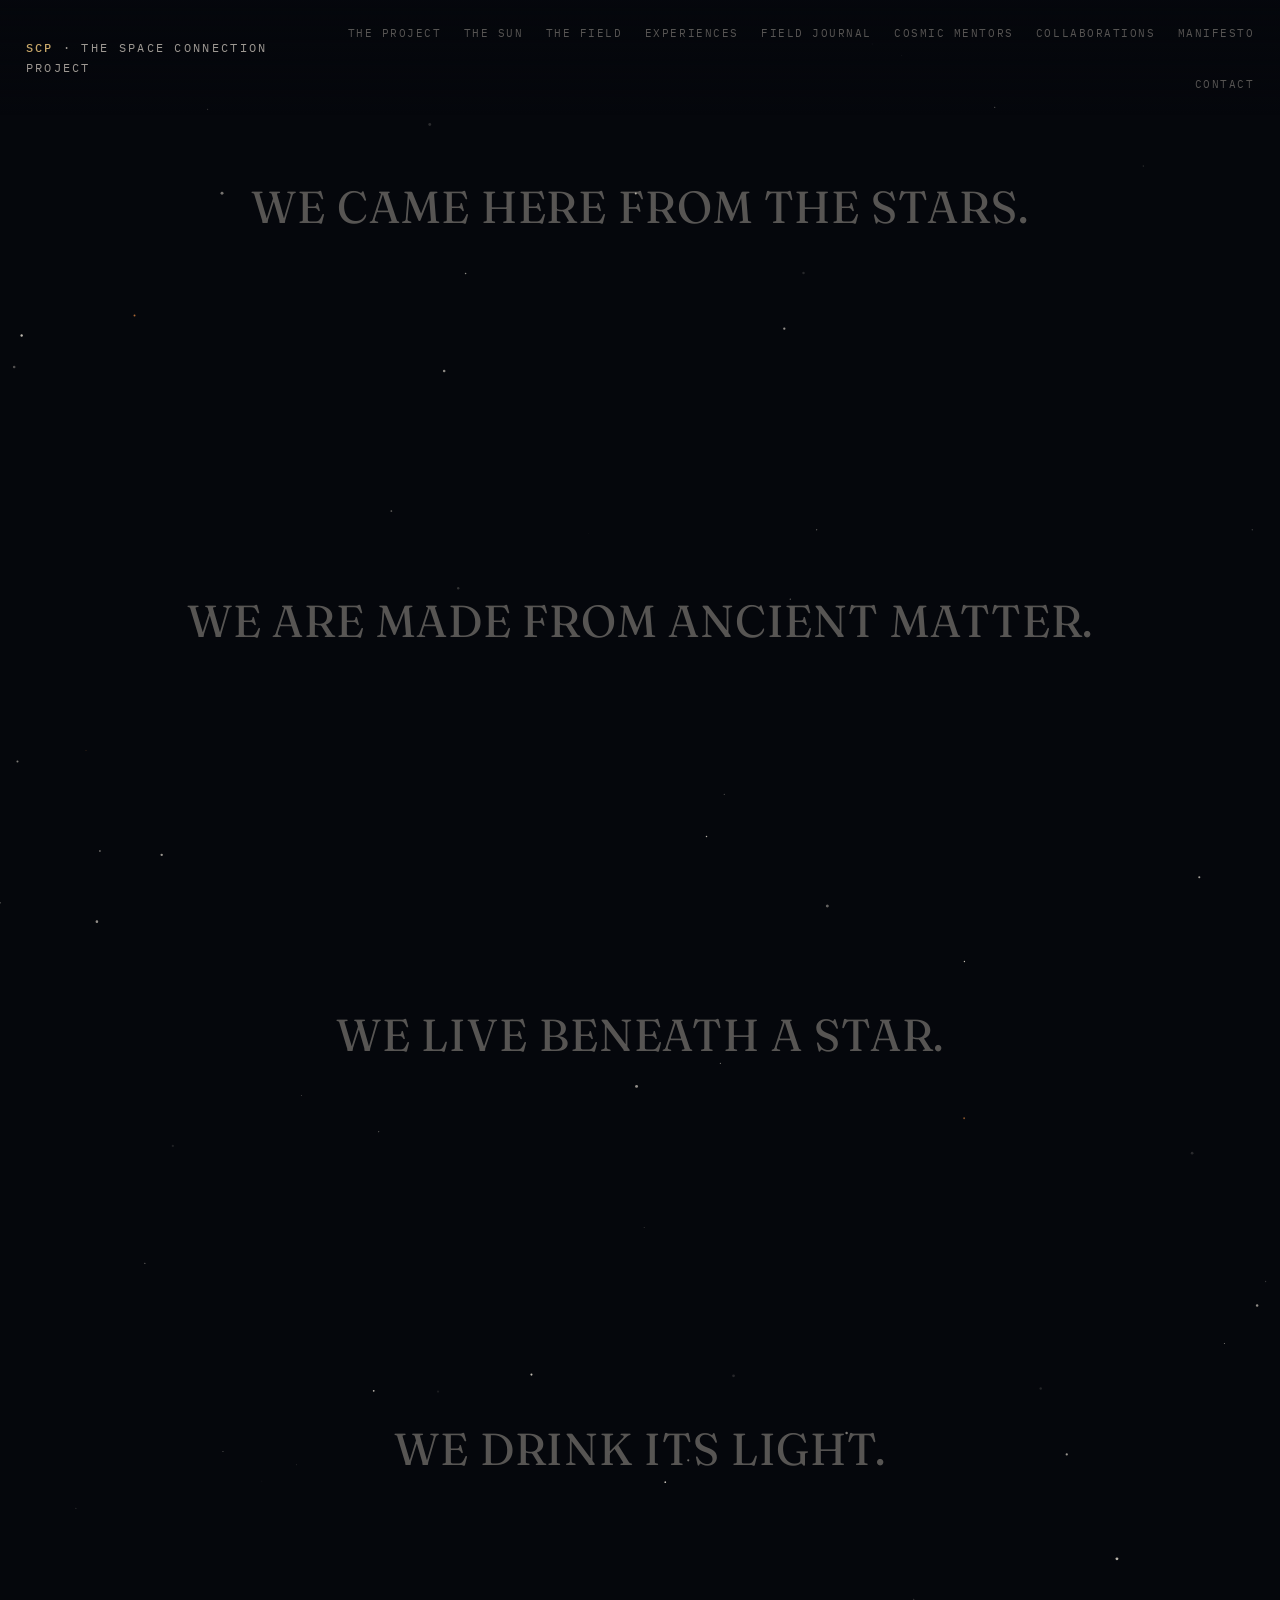
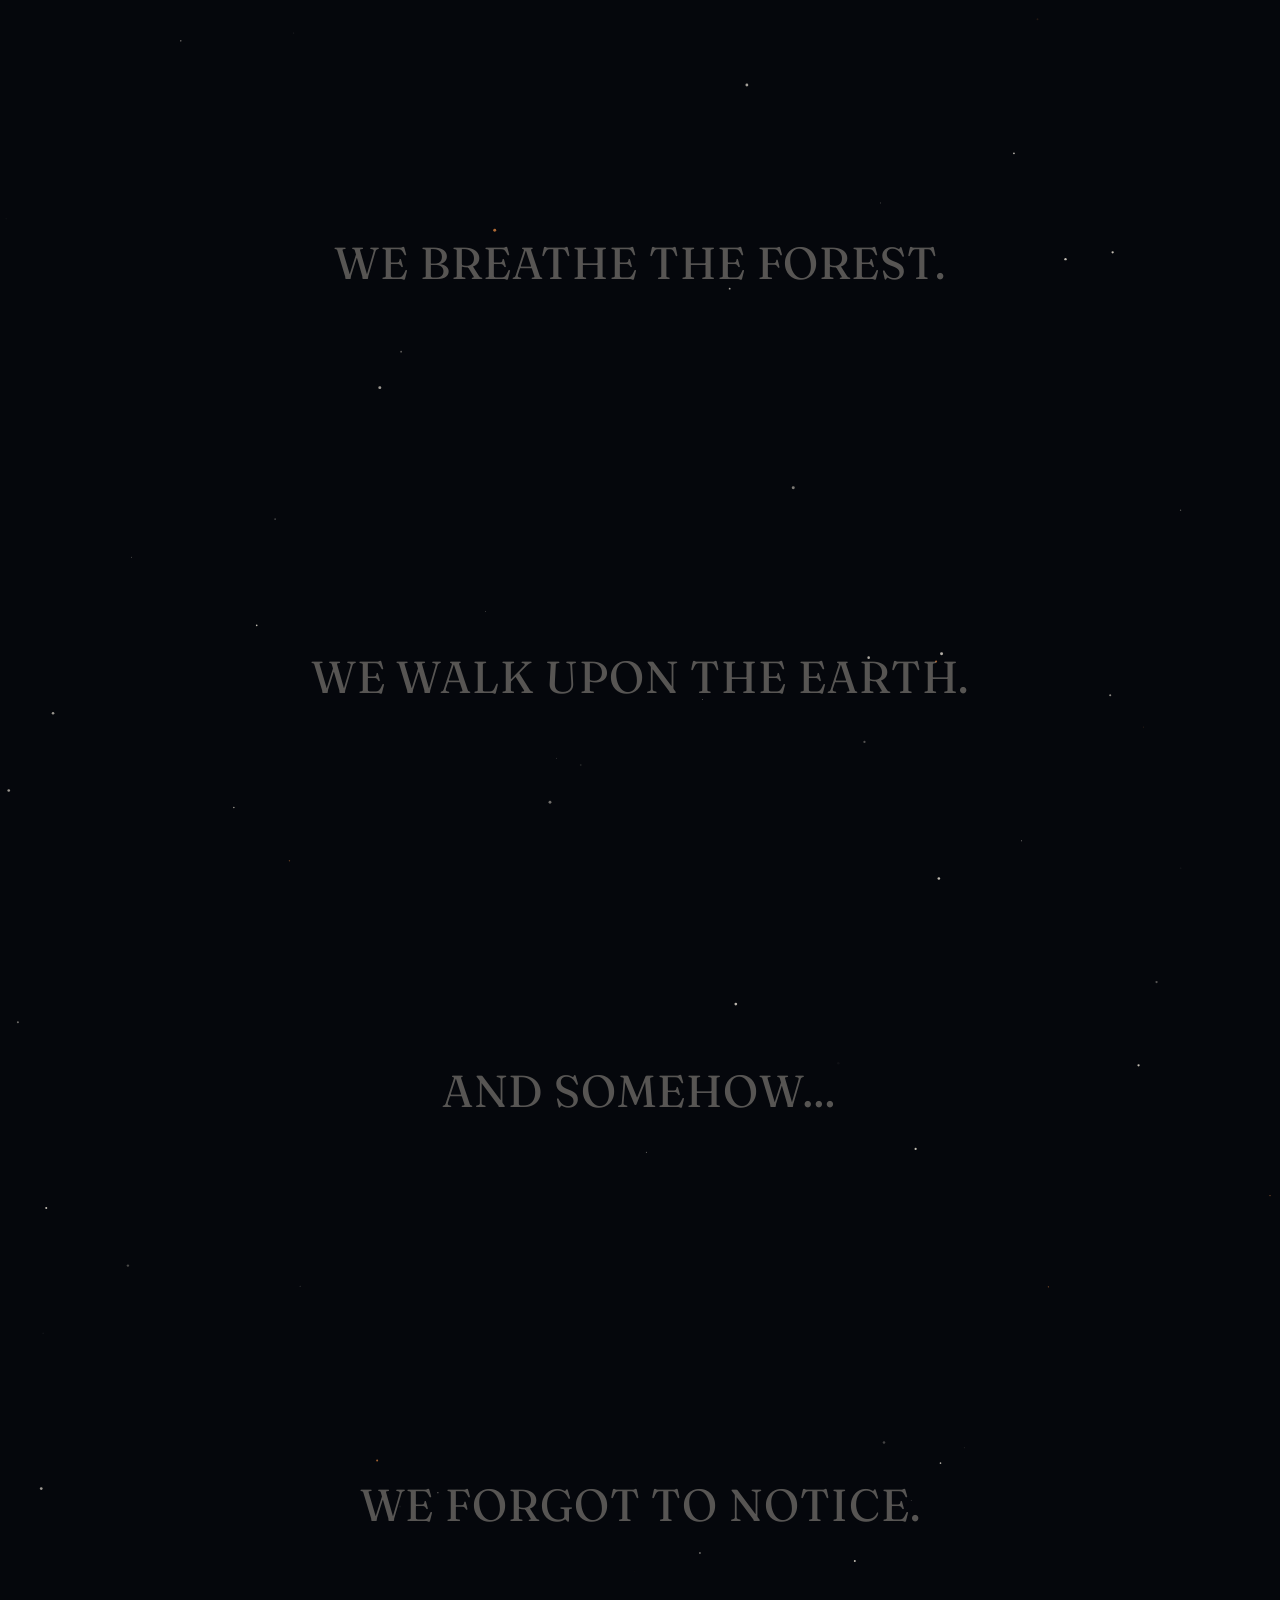
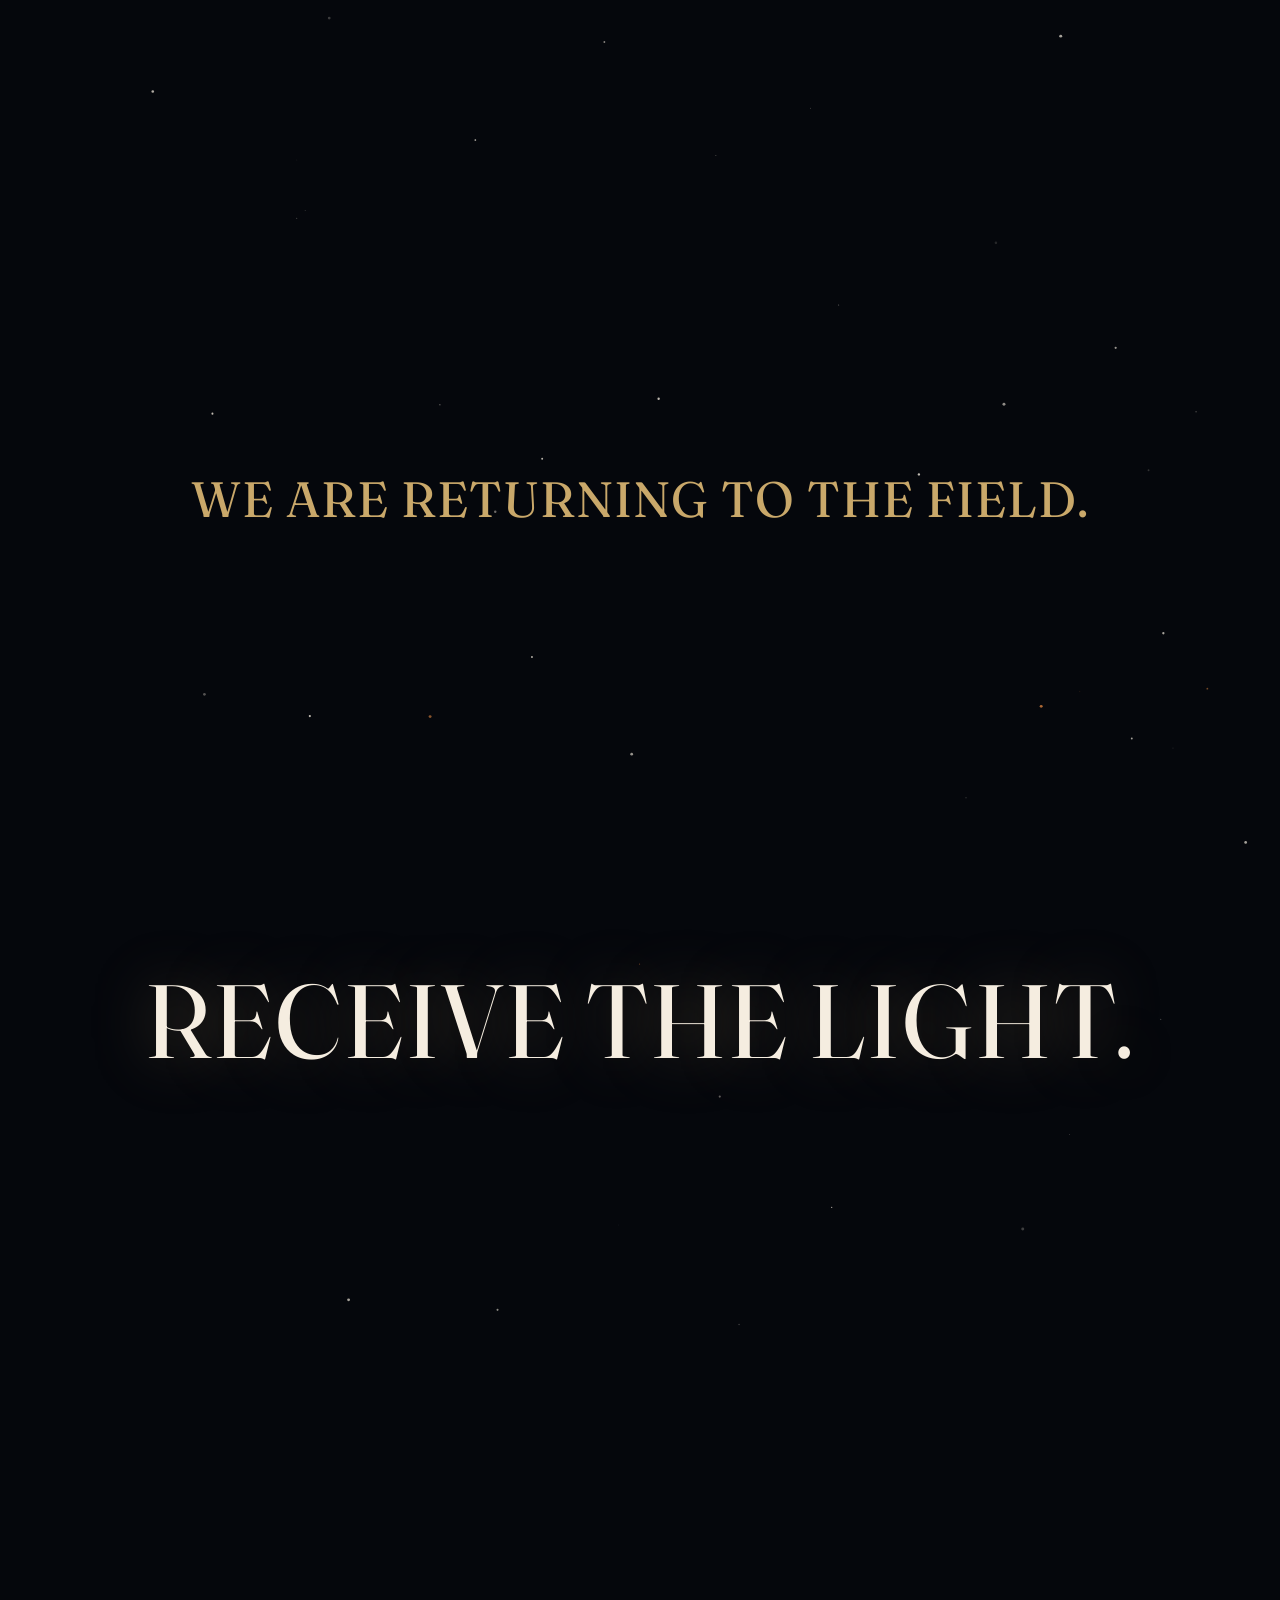
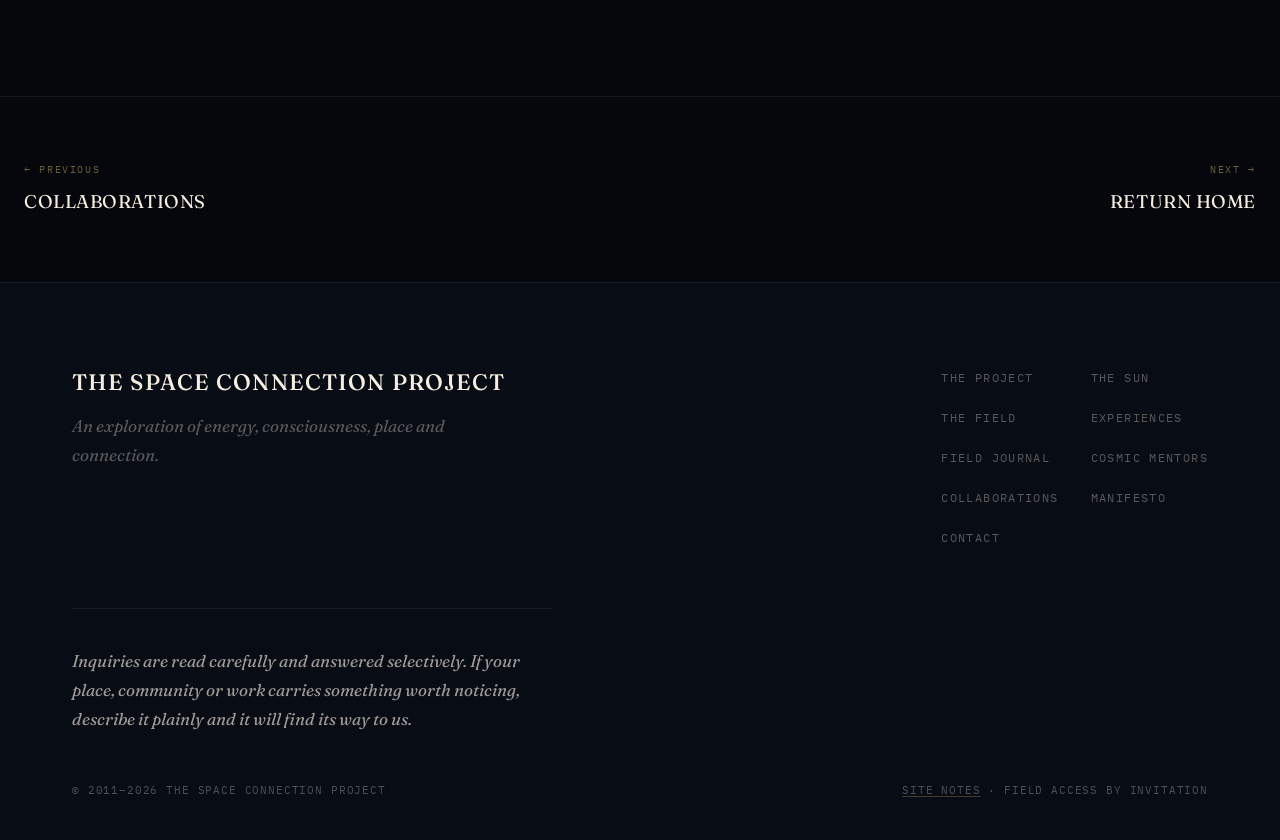
<file: manifesto/index.html>
<!DOCTYPE html>
<html lang="en">
<head>
<meta charset="UTF-8" />
<meta name="viewport" content="width=device-width, initial-scale=1.0" />
<title>Manifesto — The Space Connection Project</title>
<meta name="description" content="A closing statement." />
<meta name="theme-color" content="#05070c" />
<link rel="preconnect" href="https://fonts.googleapis.com" />
<link rel="preconnect" href="https://fonts.gstatic.com" crossorigin />
<link href="https://fonts.googleapis.com/css2?family=Fraunces:ital,opsz,wght@0,9..144,300;0,9..144,400;0,9..144,500;0,9..144,600;1,9..144,400;1,9..144,500&family=Archivo:wght@400;500;600;700&family=IBM+Plex+Mono:wght@400;500&display=swap" rel="stylesheet" />
<link rel="stylesheet" href="../assets/style.css" />
<link rel="icon" type="image/svg+xml" href="../assets/favicon.svg" />
</head>
<body>
<header class="site-nav" id="siteNav">
  <a class="site-nav__mark" href="../"><strong>SCP</strong> &middot; The Space Connection Project</a>
  <ul class="site-nav__links">
    <li><a href="../the-project/">The Project</a></li>
    <li><a href="../the-sun/">The Sun</a></li>
    <li><a href="../the-field/">The Field</a></li>
    <li><a href="../experiences/">Experiences</a></li>
    <li><a href="../field-journal/">Field Journal</a></li>
    <li><a href="../cosmic-mentors/">Cosmic Mentors</a></li>
    <li><a href="../collaborations/">Collaborations</a></li>
    <li><a href="../manifesto/">Manifesto</a></li>
    <li><a href="#contact">Contact</a></li>
  </ul>
</header>
<main>
  <section class="manifesto" id="manifesto" aria-label="Manifesto">
    <canvas class="manifesto__canvas" id="manifestoCanvas" aria-hidden="true"></canvas>
    <div class="manifesto__line reveal"><p>We came here from the stars.</p></div>
    <div class="manifesto__line reveal"><p>We are made from ancient matter.</p></div>
    <div class="manifesto__line reveal"><p>We live beneath a star.</p></div>
    <div class="manifesto__line reveal"><p>We drink its light.</p></div>
    <div class="manifesto__line reveal"><p>We breathe the forest.</p></div>
    <div class="manifesto__line reveal"><p>We walk upon the Earth.</p></div>
    <div class="manifesto__line reveal"><p>And somehow&hellip;</p></div>
    <div class="manifesto__line reveal"><p>We forgot to notice.</p></div>
    <div class="manifesto__line manifesto__line--pause" aria-hidden="true"></div>
    <div class="manifesto__line manifesto__line--return reveal"><p>We are returning to the Field.</p></div>
    <div class="manifesto__line manifesto__line--final reveal"><p>Receive the Light.</p></div>
    <div class="manifesto__blackout" aria-hidden="true"></div>
  </section>

<nav class="page-nav" aria-label="Page">
  <a class="page-nav__link page-nav__link--prev" href="../collaborations/">
    <span class="page-nav__eyebrow">&larr; Previous</span>
    <span class="page-nav__title">Collaborations</span>
  </a>
  <a class="page-nav__link page-nav__link--next" href="../">
    <span class="page-nav__eyebrow">Next &rarr;</span>
    <span class="page-nav__title">Return Home</span>
  </a>
</nav>
</main>
<footer class="site-footer" id="contact">
  <div class="container container--wide">
    <div class="site-footer__top">
      <div>
        <h2 class="site-footer__title">The Space Connection Project</h2>
        <p class="site-footer__tagline">An exploration of energy, consciousness, place and connection.</p>
      </div>
      <nav aria-label="Footer">
        <ul class="site-footer__nav">
    <li><a href="../the-project/">The Project</a></li>
    <li><a href="../the-sun/">The Sun</a></li>
    <li><a href="../the-field/">The Field</a></li>
    <li><a href="../experiences/">Experiences</a></li>
    <li><a href="../field-journal/">Field Journal</a></li>
    <li><a href="../cosmic-mentors/">Cosmic Mentors</a></li>
    <li><a href="../collaborations/">Collaborations</a></li>
    <li><a href="../manifesto/">Manifesto</a></li>
    <li><a href="#contact">Contact</a></li>
  </ul>
      </nav>
    </div>
    <p id="contact-text">Inquiries are read carefully and answered selectively. If your place, community or work carries something worth noticing, describe it plainly and it will find its way to us.</p>
    <div class="site-footer__bottom">
      <span>&copy; 2011&ndash;2026 The Space Connection Project</span>
      <span><a class="footer-meta-link" href="../site-notes/">Site Notes</a> &middot; Field access by invitation</span>
    </div>
  </div>
</footer>
<script src="../assets/site.js"></script>
</body>
</html>
</file>
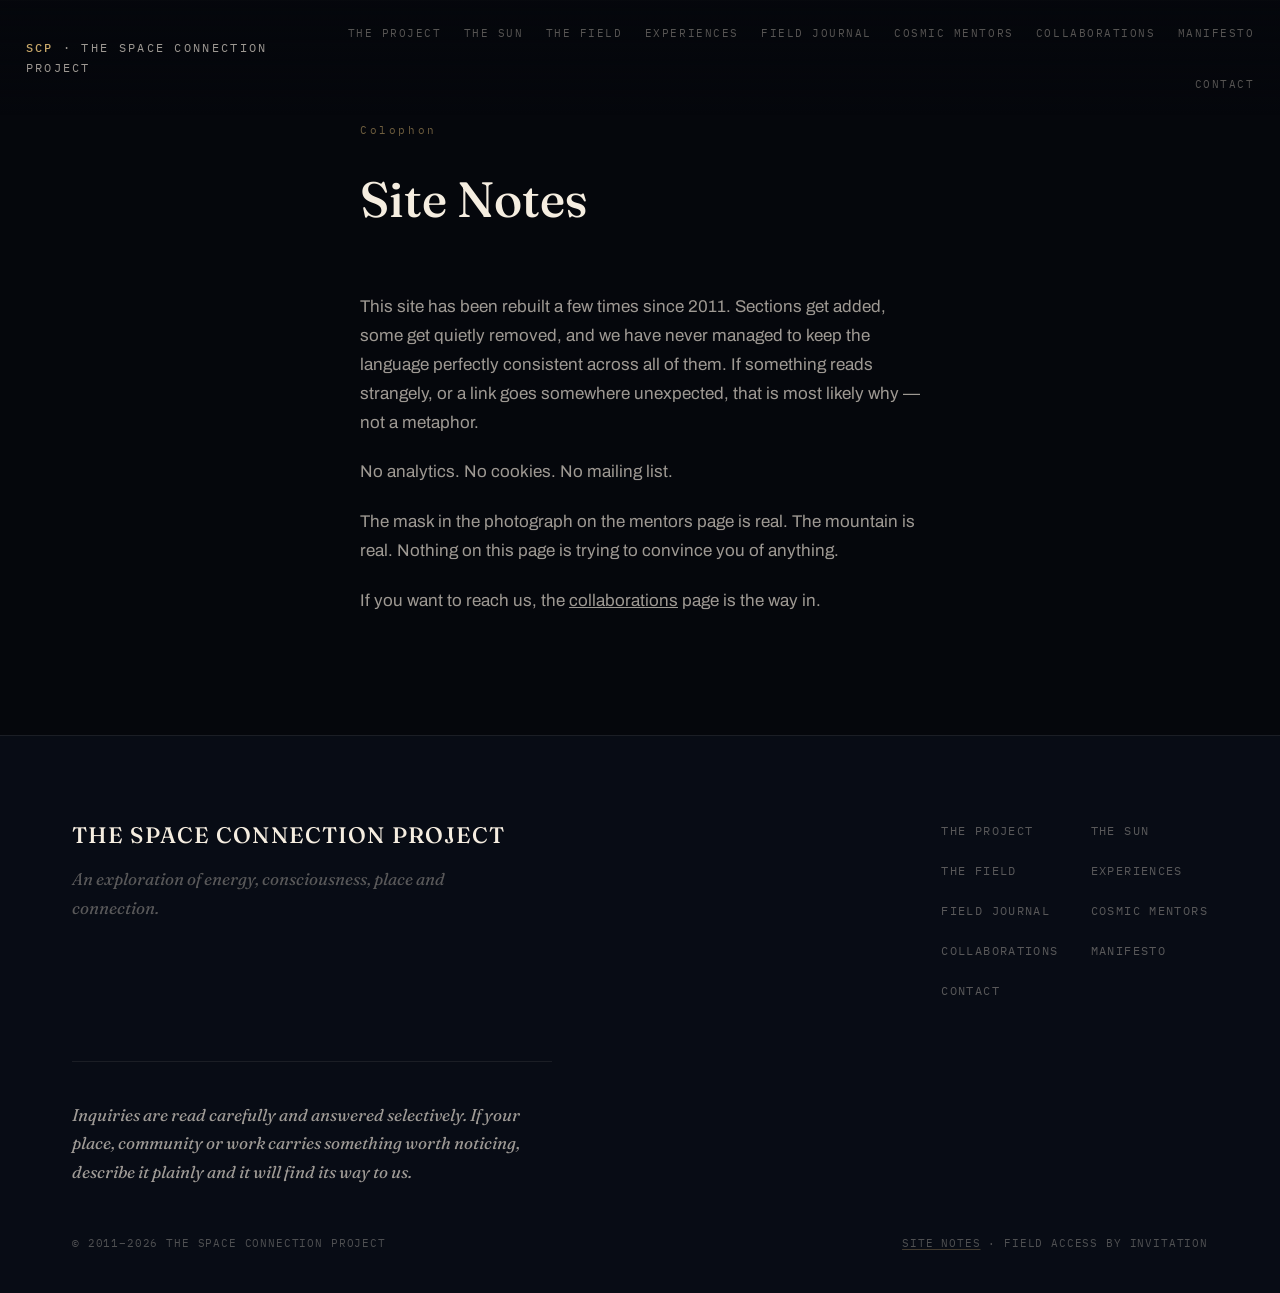
<file: site-notes/index.html>
<!DOCTYPE html>
<html lang="en">
<head>
<meta charset="UTF-8" />
<meta name="viewport" content="width=device-width, initial-scale=1.0" />
<title>Site Notes — The Space Connection Project</title>
<meta name="description" content="A short, plain note about how this site is built and maintained." />
<meta name="theme-color" content="#05070c" />
<link rel="preconnect" href="https://fonts.googleapis.com" />
<link rel="preconnect" href="https://fonts.gstatic.com" crossorigin />
<link href="https://fonts.googleapis.com/css2?family=Fraunces:ital,opsz,wght@0,9..144,300;0,9..144,400;0,9..144,500;0,9..144,600;1,9..144,400;1,9..144,500&family=Archivo:wght@400;500;600;700&family=IBM+Plex+Mono:wght@400;500&display=swap" rel="stylesheet" />
<link rel="stylesheet" href="../assets/style.css" />
<link rel="icon" type="image/svg+xml" href="../assets/favicon.svg" />
</head>
<body>
<header class="site-nav" id="siteNav">
  <a class="site-nav__mark" href="../"><strong>SCP</strong> &middot; The Space Connection Project</a>
  <ul class="site-nav__links">
    <li><a href="../the-project/">The Project</a></li>
    <li><a href="../the-sun/">The Sun</a></li>
    <li><a href="../the-field/">The Field</a></li>
    <li><a href="../experiences/">Experiences</a></li>
    <li><a href="../field-journal/">Field Journal</a></li>
    <li><a href="../cosmic-mentors/">Cosmic Mentors</a></li>
    <li><a href="../collaborations/">Collaborations</a></li>
    <li><a href="../manifesto/">Manifesto</a></li>
    <li><a href="#contact">Contact</a></li>
  </ul>
</header>
<main>
  <section class="band" id="site-notes" aria-labelledby="notes-title">
    <div class="container">
      <div class="band__head reveal">
        <span class="obs-tag">Colophon</span>
        <h1 class="band__title" id="notes-title">Site Notes</h1>
      </div>
      <div class="notes reveal">
        <p>This site has been rebuilt a few times since 2011. Sections get added, some get quietly removed, and we have never managed to keep the language perfectly consistent across all of them. If something reads strangely, or a link goes somewhere unexpected, that is most likely why &mdash; not a metaphor.</p>
        <p>No analytics. No cookies. No mailing list.</p>
        <p>The mask in the photograph on the mentors page is real. The mountain is real. Nothing on this page is trying to convince you of anything.</p>
        <p>If you want to reach us, the <a href="../collaborations/">collaborations</a> page is the way in.</p>
      </div>
    </div>
  </section>
</main>
<footer class="site-footer" id="contact">
  <div class="container container--wide">
    <div class="site-footer__top">
      <div>
        <h2 class="site-footer__title">The Space Connection Project</h2>
        <p class="site-footer__tagline">An exploration of energy, consciousness, place and connection.</p>
      </div>
      <nav aria-label="Footer">
        <ul class="site-footer__nav">
    <li><a href="../the-project/">The Project</a></li>
    <li><a href="../the-sun/">The Sun</a></li>
    <li><a href="../the-field/">The Field</a></li>
    <li><a href="../experiences/">Experiences</a></li>
    <li><a href="../field-journal/">Field Journal</a></li>
    <li><a href="../cosmic-mentors/">Cosmic Mentors</a></li>
    <li><a href="../collaborations/">Collaborations</a></li>
    <li><a href="../manifesto/">Manifesto</a></li>
    <li><a href="#contact">Contact</a></li>
  </ul>
      </nav>
    </div>
    <p id="contact-text">Inquiries are read carefully and answered selectively. If your place, community or work carries something worth noticing, describe it plainly and it will find its way to us.</p>
    <div class="site-footer__bottom">
      <span>&copy; 2011&ndash;2026 The Space Connection Project</span>
      <span><a class="footer-meta-link" href="../site-notes/">Site Notes</a> &middot; Field access by invitation</span>
    </div>
  </div>
</footer>
<script src="../assets/site.js"></script>
</body>
</html>
</file>
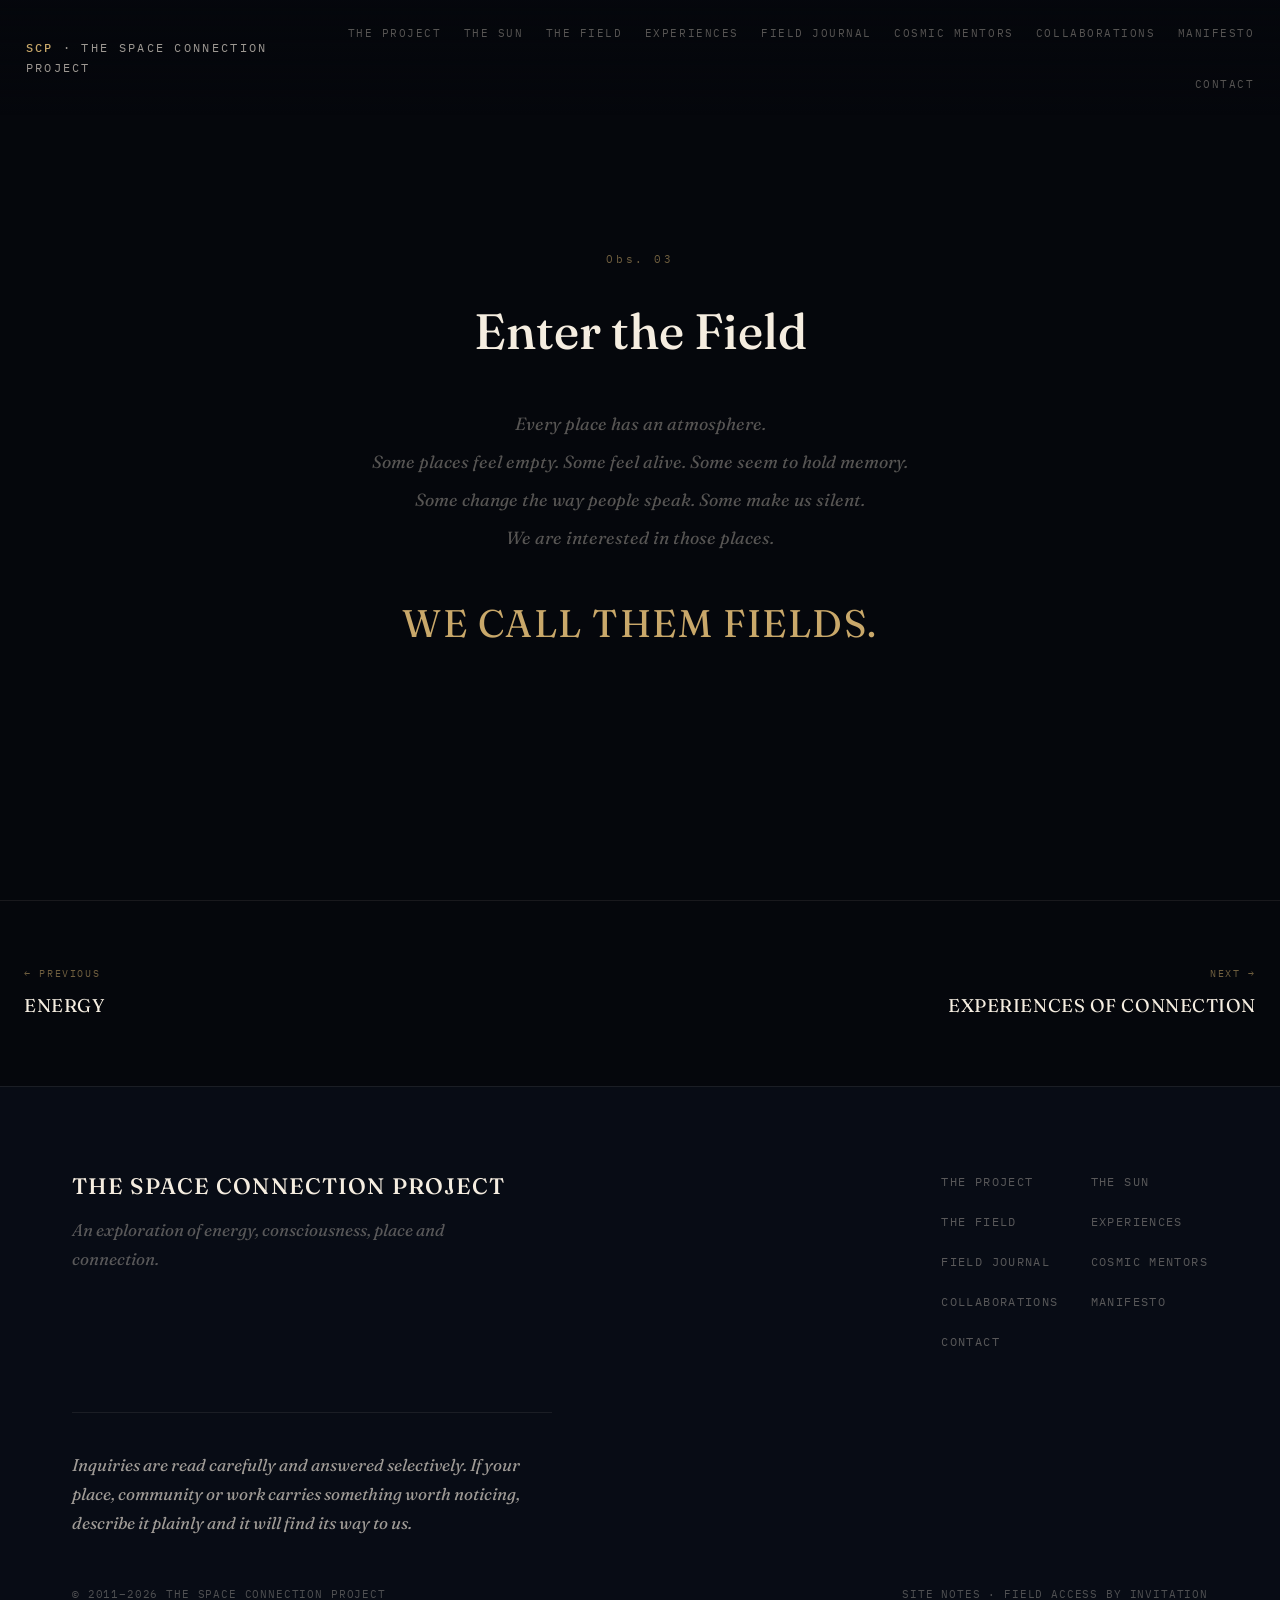
<file: the-field/index.html>
<!DOCTYPE html>
<html lang="en">
<head>
<meta charset="UTF-8" />
<meta name="viewport" content="width=device-width, initial-scale=1.0" />
<title>The Field — The Space Connection Project</title>
<meta name="description" content="Entering places that carry something." />
<meta name="theme-color" content="#05070c" />
<link rel="preconnect" href="https://fonts.googleapis.com" />
<link rel="preconnect" href="https://fonts.gstatic.com" crossorigin />
<link href="https://fonts.googleapis.com/css2?family=Fraunces:ital,opsz,wght@0,9..144,300;0,9..144,400;0,9..144,500;0,9..144,600;1,9..144,400;1,9..144,500&family=Archivo:wght@400;500;600;700&family=IBM+Plex+Mono:wght@400;500&display=swap" rel="stylesheet" />
<link rel="stylesheet" href="../assets/style.css" />
<link rel="icon" type="image/svg+xml" href="../assets/favicon.svg" />
</head>
<body>
<header class="site-nav" id="siteNav">
  <a class="site-nav__mark" href="../"><strong>SCP</strong> &middot; The Space Connection Project</a>
  <ul class="site-nav__links">
    <li><a href="../the-project/">The Project</a></li>
    <li><a href="../the-sun/">The Sun</a></li>
    <li><a href="../the-field/">The Field</a></li>
    <li><a href="../experiences/">Experiences</a></li>
    <li><a href="../field-journal/">Field Journal</a></li>
    <li><a href="../cosmic-mentors/">Cosmic Mentors</a></li>
    <li><a href="../collaborations/">Collaborations</a></li>
    <li><a href="../manifesto/">Manifesto</a></li>
    <li><a href="#contact">Contact</a></li>
  </ul>
</header>
<main>
  <section class="field-full" id="the-field" aria-labelledby="field-title">
    <div class="ripples" aria-hidden="true">
      <div class="ripple"></div>
      <div class="ripple"></div>
      <div class="ripple"></div>
    </div>
    <div class="field-full__content">
      <span class="obs-tag reveal">Obs. 03</span>
      <h2 class="band__title reveal" id="field-title" style="margin-top:1rem;">Enter the Field</h2>
      <div class="field-full__lines reveal">
        <p>Every place has an atmosphere.</p>
        <p>Some places feel empty. Some feel alive. Some seem to hold memory.</p>
        <p>Some change the way people speak. Some make us silent.</p>
        <p>We are interested in those places.</p>
      </div>
      <p class="field-full__we-call reveal">We call them fields.</p>
    </div>
  </section>

<nav class="page-nav" aria-label="Page">
  <a class="page-nav__link page-nav__link--prev" href="../energy/">
    <span class="page-nav__eyebrow">&larr; Previous</span>
    <span class="page-nav__title">Energy</span>
  </a>
  <a class="page-nav__link page-nav__link--next" href="../experiences/">
    <span class="page-nav__eyebrow">Next &rarr;</span>
    <span class="page-nav__title">Experiences of Connection</span>
  </a>
</nav>
</main>
<footer class="site-footer" id="contact">
  <div class="container container--wide">
    <div class="site-footer__top">
      <div>
        <h2 class="site-footer__title">The Space Connection Project</h2>
        <p class="site-footer__tagline">An exploration of energy, consciousness, place and connection.</p>
      </div>
      <nav aria-label="Footer">
        <ul class="site-footer__nav">
    <li><a href="../the-project/">The Project</a></li>
    <li><a href="../the-sun/">The Sun</a></li>
    <li><a href="../the-field/">The Field</a></li>
    <li><a href="../experiences/">Experiences</a></li>
    <li><a href="../field-journal/">Field Journal</a></li>
    <li><a href="../cosmic-mentors/">Cosmic Mentors</a></li>
    <li><a href="../collaborations/">Collaborations</a></li>
    <li><a href="../manifesto/">Manifesto</a></li>
    <li><a href="#contact">Contact</a></li>
  </ul>
      </nav>
    </div>
    <p id="contact-text">Inquiries are read carefully and answered selectively. If your place, community or work carries something worth noticing, describe it plainly and it will find its way to us.</p>
    <div class="site-footer__bottom">
      <span>&copy; 2011&ndash;2026 The Space Connection Project</span>
      <span><a class="footer-meta-link" href="../site-notes/">Site Notes</a> &middot; Field access by invitation</span>
    </div>
  </div>
</footer>
<script src="../assets/site.js"></script>
</body>
</html>
</file>
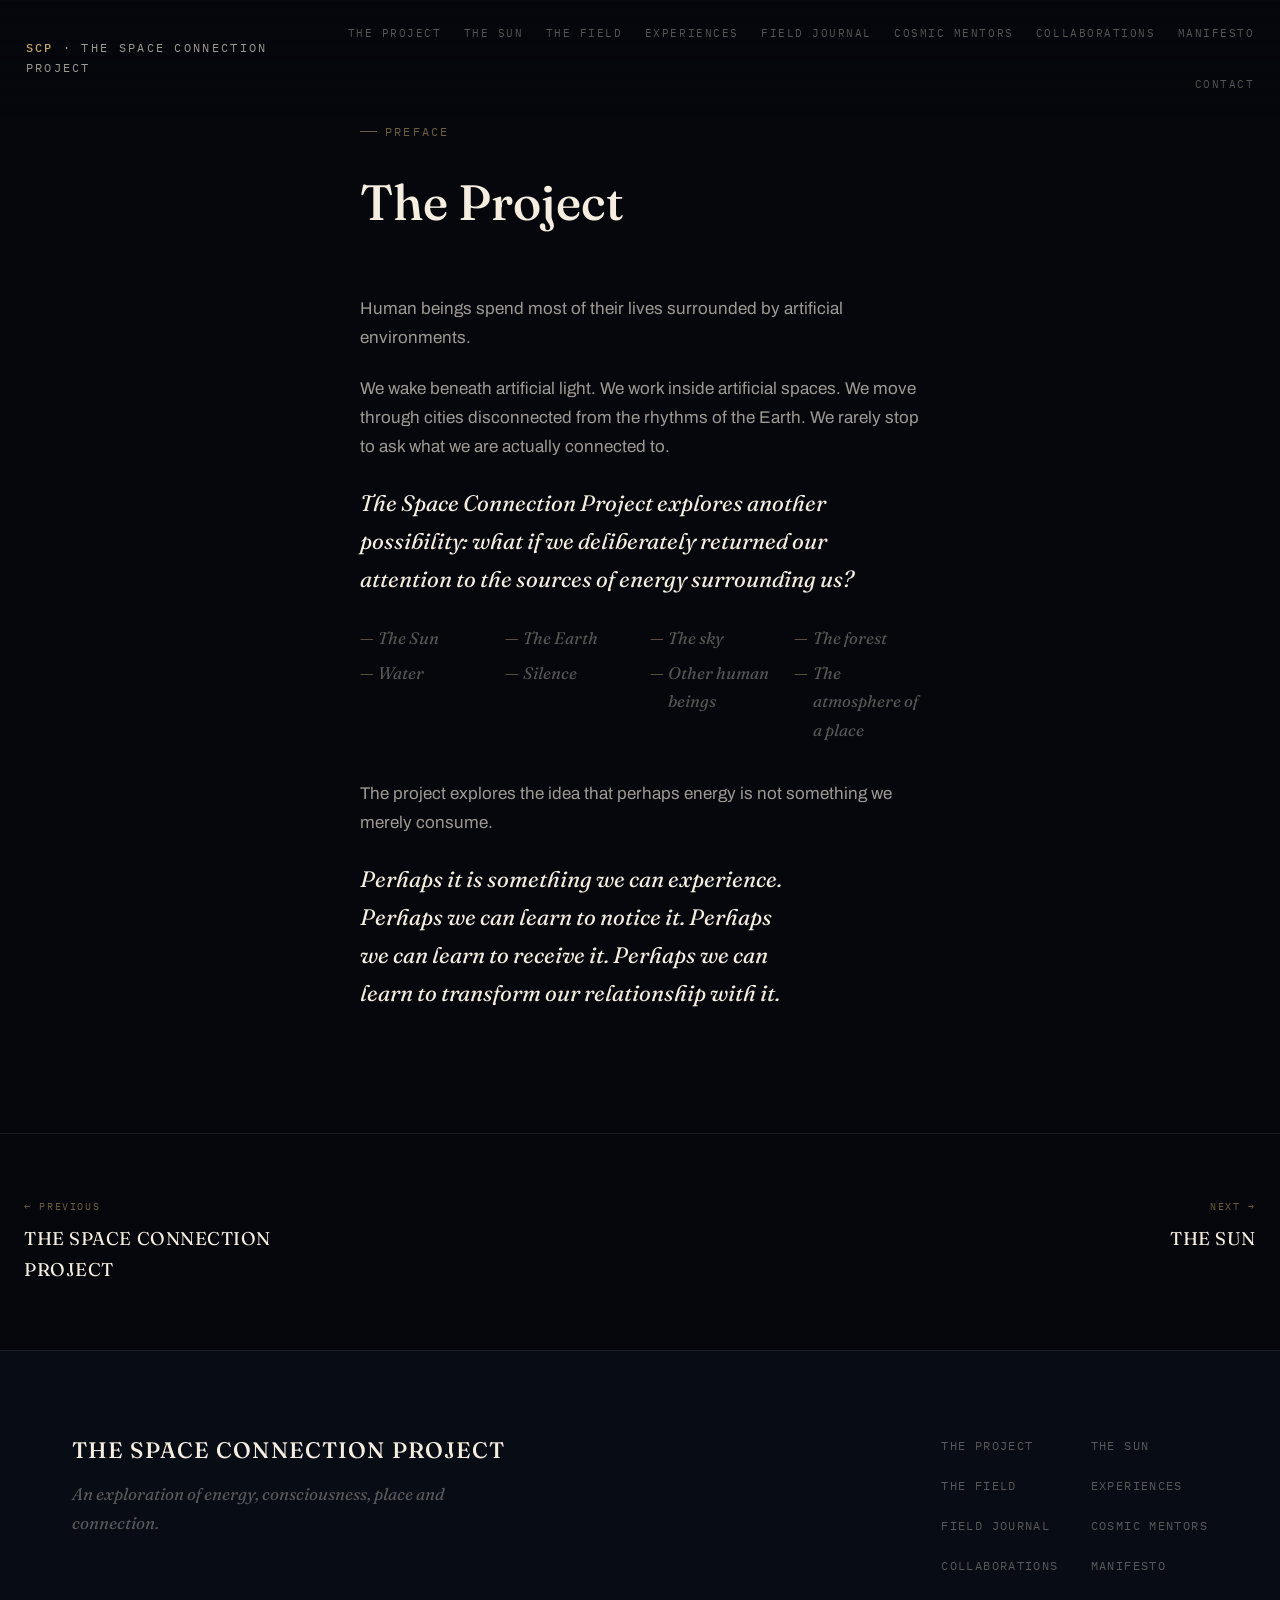
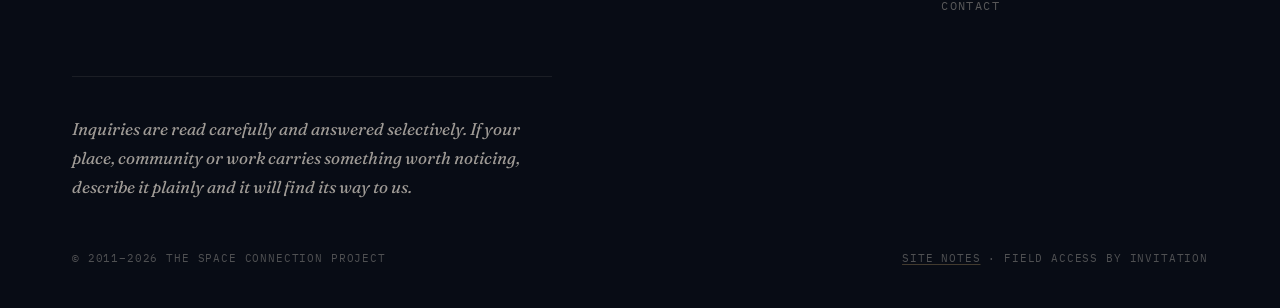
<file: the-project/index.html>
<!DOCTYPE html>
<html lang="en">
<head>
<meta charset="UTF-8" />
<meta name="viewport" content="width=device-width, initial-scale=1.0" />
<title>The Project — The Space Connection Project</title>
<meta name="description" content="Why The Space Connection Project exists, and what it is looking for." />
<meta name="theme-color" content="#05070c" />
<link rel="preconnect" href="https://fonts.googleapis.com" />
<link rel="preconnect" href="https://fonts.gstatic.com" crossorigin />
<link href="https://fonts.googleapis.com/css2?family=Fraunces:ital,opsz,wght@0,9..144,300;0,9..144,400;0,9..144,500;0,9..144,600;1,9..144,400;1,9..144,500&family=Archivo:wght@400;500;600;700&family=IBM+Plex+Mono:wght@400;500&display=swap" rel="stylesheet" />
<link rel="stylesheet" href="../assets/style.css" />
<link rel="icon" type="image/svg+xml" href="../assets/favicon.svg" />
</head>
<body>
<header class="site-nav" id="siteNav">
  <a class="site-nav__mark" href="../"><strong>SCP</strong> &middot; The Space Connection Project</a>
  <ul class="site-nav__links">
    <li><a href="../the-project/">The Project</a></li>
    <li><a href="../the-sun/">The Sun</a></li>
    <li><a href="../the-field/">The Field</a></li>
    <li><a href="../experiences/">Experiences</a></li>
    <li><a href="../field-journal/">Field Journal</a></li>
    <li><a href="../cosmic-mentors/">Cosmic Mentors</a></li>
    <li><a href="../collaborations/">Collaborations</a></li>
    <li><a href="../manifesto/">Manifesto</a></li>
    <li><a href="#contact">Contact</a></li>
  </ul>
</header>
<main>
  <section class="band" id="the-project" aria-labelledby="project-title">
    <div class="container">
      <div class="band__head reveal">
        <span class="eyebrow">Preface</span>
        <h2 class="band__title" id="project-title">The Project</h2>
      </div>
      <div class="stack reveal">
        <p>Human beings spend most of their lives surrounded by artificial environments.</p>
        <p>We wake beneath artificial light. We work inside artificial spaces. We move through cities disconnected from the rhythms of the Earth. We rarely stop to ask what we are actually connected to.</p>
        <p class="lede">The Space Connection Project explores another possibility: what if we deliberately returned our attention to the sources of energy surrounding us?</p>
      </div>
      <ul class="project__list reveal">
        <li>The Sun</li>
        <li>The Earth</li>
        <li>The sky</li>
        <li>The forest</li>
        <li>Water</li>
        <li>Silence</li>
        <li>Other human beings</li>
        <li>The atmosphere of a place</li>
      </ul>
      <div class="stack reveal" style="margin-top:2.2rem;">
        <p>The project explores the idea that perhaps energy is not something we merely consume.</p>
        <p class="lede">Perhaps it is something we can experience. Perhaps we can learn to notice it. Perhaps we can learn to receive it. Perhaps we can learn to transform our relationship with it.</p>
      </div>
    </div>
  </section>

<nav class="page-nav" aria-label="Page">
  <a class="page-nav__link page-nav__link--prev" href="../">
    <span class="page-nav__eyebrow">&larr; Previous</span>
    <span class="page-nav__title">The Space Connection Project</span>
  </a>
  <a class="page-nav__link page-nav__link--next" href="../the-sun/">
    <span class="page-nav__eyebrow">Next &rarr;</span>
    <span class="page-nav__title">The Sun</span>
  </a>
</nav>
</main>
<footer class="site-footer" id="contact">
  <div class="container container--wide">
    <div class="site-footer__top">
      <div>
        <h2 class="site-footer__title">The Space Connection Project</h2>
        <p class="site-footer__tagline">An exploration of energy, consciousness, place and connection.</p>
      </div>
      <nav aria-label="Footer">
        <ul class="site-footer__nav">
    <li><a href="../the-project/">The Project</a></li>
    <li><a href="../the-sun/">The Sun</a></li>
    <li><a href="../the-field/">The Field</a></li>
    <li><a href="../experiences/">Experiences</a></li>
    <li><a href="../field-journal/">Field Journal</a></li>
    <li><a href="../cosmic-mentors/">Cosmic Mentors</a></li>
    <li><a href="../collaborations/">Collaborations</a></li>
    <li><a href="../manifesto/">Manifesto</a></li>
    <li><a href="#contact">Contact</a></li>
  </ul>
      </nav>
    </div>
    <p id="contact-text">Inquiries are read carefully and answered selectively. If your place, community or work carries something worth noticing, describe it plainly and it will find its way to us.</p>
    <div class="site-footer__bottom">
      <span>&copy; 2011&ndash;2026 The Space Connection Project</span>
      <span><a class="footer-meta-link" href="../site-notes/">Site Notes</a> &middot; Field access by invitation</span>
    </div>
  </div>
</footer>
<script src="../assets/site.js"></script>
</body>
</html>
</file>
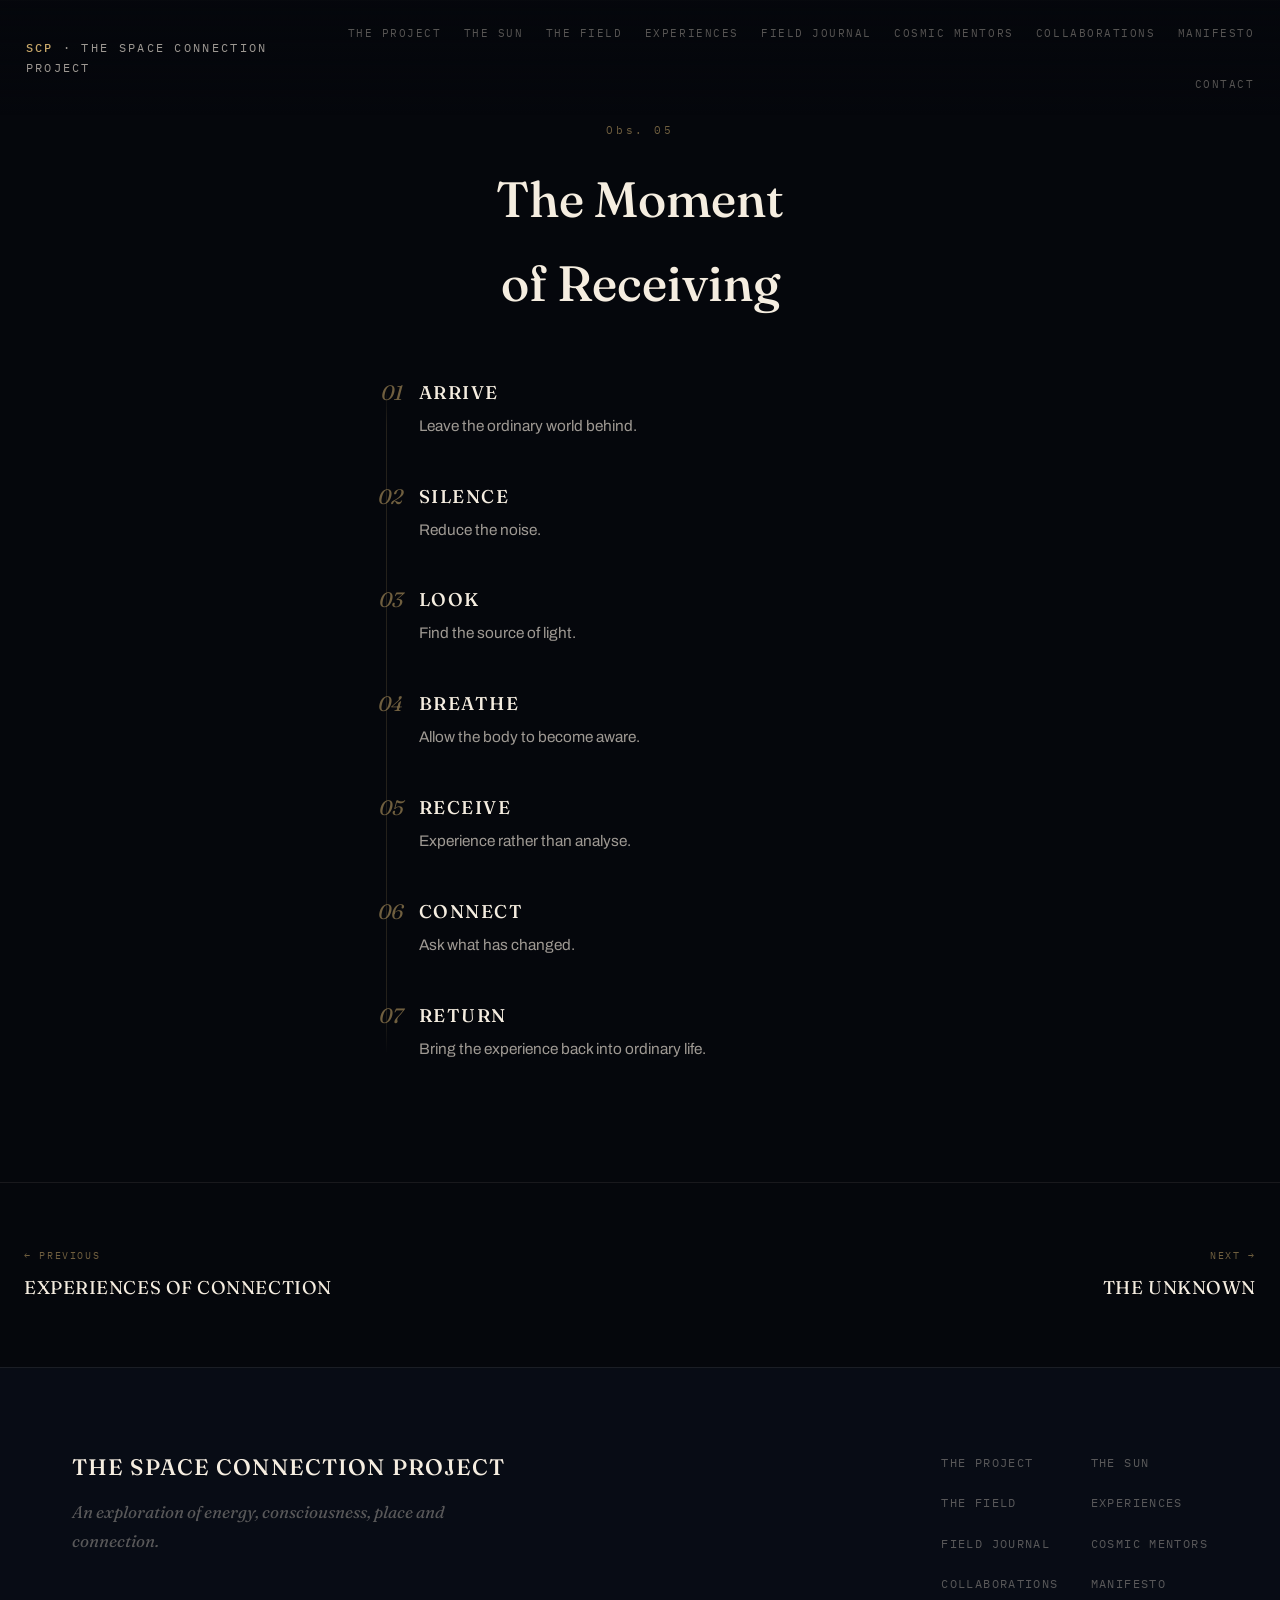
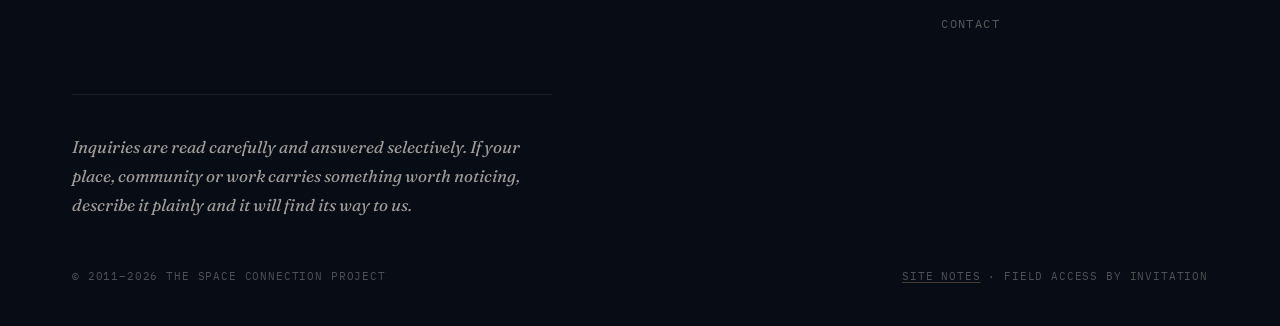
<file: the-ritual/index.html>
<!DOCTYPE html>
<html lang="en">
<head>
<meta charset="UTF-8" />
<meta name="viewport" content="width=device-width, initial-scale=1.0" />
<title>The Moment of Receiving — The Space Connection Project</title>
<meta name="description" content="A seven-step contemporary practice for arriving, receiving and returning." />
<meta name="theme-color" content="#05070c" />
<link rel="preconnect" href="https://fonts.googleapis.com" />
<link rel="preconnect" href="https://fonts.gstatic.com" crossorigin />
<link href="https://fonts.googleapis.com/css2?family=Fraunces:ital,opsz,wght@0,9..144,300;0,9..144,400;0,9..144,500;0,9..144,600;1,9..144,400;1,9..144,500&family=Archivo:wght@400;500;600;700&family=IBM+Plex+Mono:wght@400;500&display=swap" rel="stylesheet" />
<link rel="stylesheet" href="../assets/style.css" />
<link rel="icon" type="image/svg+xml" href="../assets/favicon.svg" />
</head>
<body>
<header class="site-nav" id="siteNav">
  <a class="site-nav__mark" href="../"><strong>SCP</strong> &middot; The Space Connection Project</a>
  <ul class="site-nav__links">
    <li><a href="../the-project/">The Project</a></li>
    <li><a href="../the-sun/">The Sun</a></li>
    <li><a href="../the-field/">The Field</a></li>
    <li><a href="../experiences/">Experiences</a></li>
    <li><a href="../field-journal/">Field Journal</a></li>
    <li><a href="../cosmic-mentors/">Cosmic Mentors</a></li>
    <li><a href="../collaborations/">Collaborations</a></li>
    <li><a href="../manifesto/">Manifesto</a></li>
    <li><a href="#contact">Contact</a></li>
  </ul>
</header>
<main>
  <section class="band" id="ritual" aria-labelledby="ritual-title">
    <div class="container">
      <div class="band__head reveal" style="text-align:center;align-items:center;">
        <span class="obs-tag">Obs. 05</span>
        <h2 class="band__title" id="ritual-title">The Moment of Receiving</h2>
      </div>
      <div class="ritual" id="ritualList">
        <div class="ritual__step reveal"><span class="ritual__num">01</span><div class="ritual__body"><h3>Arrive</h3><p>Leave the ordinary world behind.</p></div></div>
        <div class="ritual__step reveal"><span class="ritual__num">02</span><div class="ritual__body"><h3>Silence</h3><p>Reduce the noise.</p></div></div>
        <div class="ritual__step reveal"><span class="ritual__num">03</span><div class="ritual__body"><h3>Look</h3><p>Find the source of light.</p></div></div>
        <div class="ritual__step reveal"><span class="ritual__num">04</span><div class="ritual__body"><h3>Breathe</h3><p>Allow the body to become aware.</p></div></div>
        <div class="ritual__step reveal"><span class="ritual__num">05</span><div class="ritual__body"><h3>Receive</h3><p>Experience rather than analyse.</p></div></div>
        <div class="ritual__step reveal"><span class="ritual__num">06</span><div class="ritual__body"><h3>Connect</h3><p>Ask what has changed.</p></div></div>
        <div class="ritual__step reveal"><span class="ritual__num">07</span><div class="ritual__body"><h3>Return</h3><p>Bring the experience back into ordinary life.</p></div></div>
      </div>
    </div>
  </section>

<nav class="page-nav" aria-label="Page">
  <a class="page-nav__link page-nav__link--prev" href="../experiences/">
    <span class="page-nav__eyebrow">&larr; Previous</span>
    <span class="page-nav__title">Experiences of Connection</span>
  </a>
  <a class="page-nav__link page-nav__link--next" href="../the-unknown/">
    <span class="page-nav__eyebrow">Next &rarr;</span>
    <span class="page-nav__title">The Unknown</span>
  </a>
</nav>
</main>
<footer class="site-footer" id="contact">
  <div class="container container--wide">
    <div class="site-footer__top">
      <div>
        <h2 class="site-footer__title">The Space Connection Project</h2>
        <p class="site-footer__tagline">An exploration of energy, consciousness, place and connection.</p>
      </div>
      <nav aria-label="Footer">
        <ul class="site-footer__nav">
    <li><a href="../the-project/">The Project</a></li>
    <li><a href="../the-sun/">The Sun</a></li>
    <li><a href="../the-field/">The Field</a></li>
    <li><a href="../experiences/">Experiences</a></li>
    <li><a href="../field-journal/">Field Journal</a></li>
    <li><a href="../cosmic-mentors/">Cosmic Mentors</a></li>
    <li><a href="../collaborations/">Collaborations</a></li>
    <li><a href="../manifesto/">Manifesto</a></li>
    <li><a href="#contact">Contact</a></li>
  </ul>
      </nav>
    </div>
    <p id="contact-text">Inquiries are read carefully and answered selectively. If your place, community or work carries something worth noticing, describe it plainly and it will find its way to us.</p>
    <div class="site-footer__bottom">
      <span>&copy; 2011&ndash;2026 The Space Connection Project</span>
      <span><a class="footer-meta-link" href="../site-notes/">Site Notes</a> &middot; Field access by invitation</span>
    </div>
  </div>
</footer>
<script src="../assets/site.js"></script>
</body>
</html>
</file>
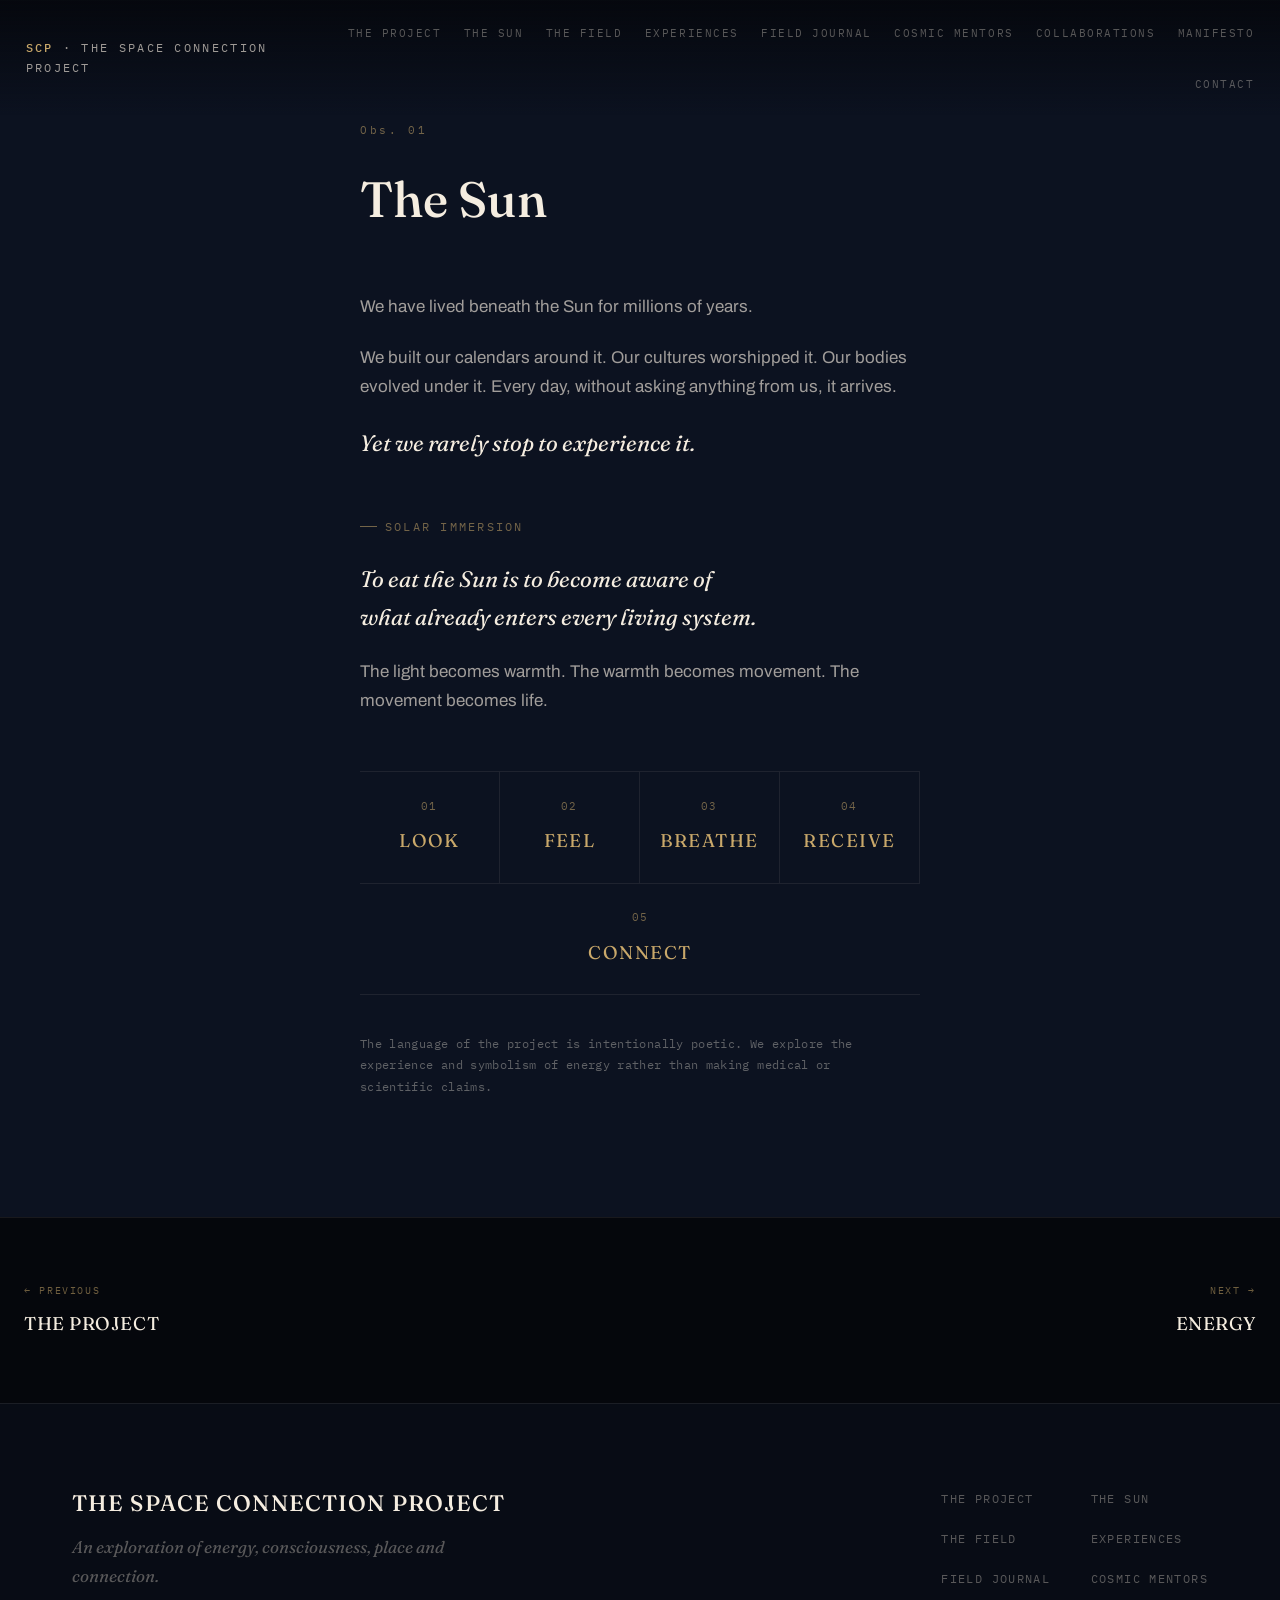
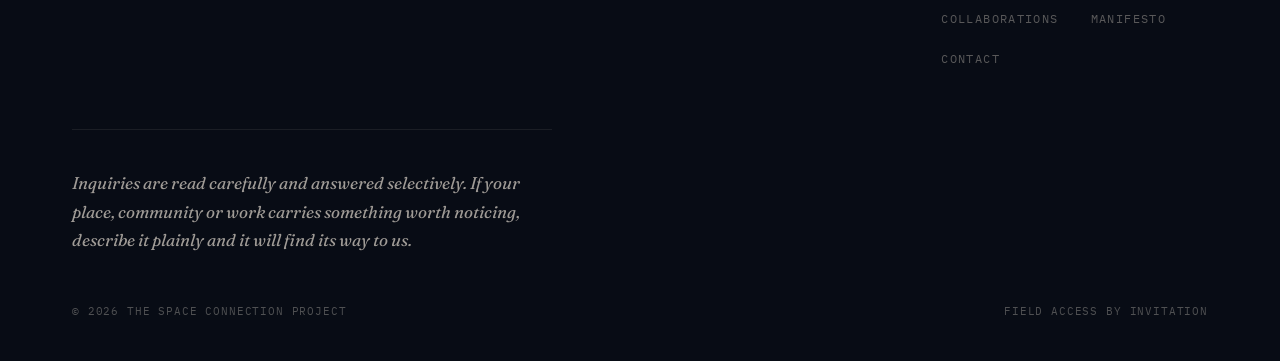
<file: the-sun/index.html>
<!DOCTYPE html>
<html lang="en">
<head>
<meta charset="UTF-8" />
<meta name="viewport" content="width=device-width, initial-scale=1.0" />
<title>The Sun — The Space Connection Project</title>
<meta name="description" content="Solar immersion, and the ritual of learning to receive light." />
<meta name="theme-color" content="#05070c" />
<link rel="preconnect" href="https://fonts.googleapis.com" />
<link rel="preconnect" href="https://fonts.gstatic.com" crossorigin />
<link href="https://fonts.googleapis.com/css2?family=Fraunces:ital,opsz,wght@0,9..144,300;0,9..144,400;0,9..144,500;0,9..144,600;1,9..144,400;1,9..144,500&family=Archivo:wght@400;500;600;700&family=IBM+Plex+Mono:wght@400;500&display=swap" rel="stylesheet" />
<link rel="stylesheet" href="../assets/style.css" />
</head>
<body>
<header class="site-nav" id="siteNav">
  <a class="site-nav__mark" href="../"><strong>SCP</strong> &middot; The Space Connection Project</a>
  <ul class="site-nav__links">
    <li><a href="../the-project/">The Project</a></li>
    <li><a href="../the-sun/">The Sun</a></li>
    <li><a href="../the-field/">The Field</a></li>
    <li><a href="../experiences/">Experiences</a></li>
    <li><a href="../field-journal/">Field Journal</a></li>
    <li><a href="../cosmic-mentors/">Cosmic Mentors</a></li>
    <li><a href="../collaborations/">Collaborations</a></li>
    <li><a href="../manifesto/">Manifesto</a></li>
    <li><a href="#contact">Contact</a></li>
  </ul>
</header>
<main>
  <section class="band band--midnight" id="the-sun" aria-labelledby="sun-title">
    <div class="container">
      <div class="band__head reveal">
        <span class="obs-tag">Obs. 01</span>
        <h2 class="band__title" id="sun-title">The Sun</h2>
      </div>
      <div class="stack reveal">
        <p>We have lived beneath the Sun for millions of years.</p>
        <p>We built our calendars around it. Our cultures worshipped it. Our bodies evolved under it. Every day, without asking anything from us, it arrives.</p>
        <p class="lede">Yet we rarely stop to experience it.</p>
      </div>

      <div class="stack reveal" style="margin-top:3.4rem;">
        <span class="eyebrow">Solar Immersion</span>
        <p class="lede">To eat the Sun is to become aware of what already enters every living system.</p>
        <p>The light becomes warmth. The warmth becomes movement. The movement becomes life.</p>
      </div>

      <div class="solar-steps reveal" id="solarSteps">
        <div class="solar-steps__item"><span class="solar-steps__num">01</span><span class="solar-steps__word">Look</span></div>
        <div class="solar-steps__item"><span class="solar-steps__num">02</span><span class="solar-steps__word">Feel</span></div>
        <div class="solar-steps__item"><span class="solar-steps__num">03</span><span class="solar-steps__word">Breathe</span></div>
        <div class="solar-steps__item"><span class="solar-steps__num">04</span><span class="solar-steps__word">Receive</span></div>
        <div class="solar-steps__item"><span class="solar-steps__num">05</span><span class="solar-steps__word">Connect</span></div>
      </div>

      <p class="disclaimer reveal" style="margin-top:2.4rem;">The language of the project is intentionally poetic. We explore the experience and symbolism of energy rather than making medical or scientific claims.</p>
    </div>
  </section>

<nav class="page-nav" aria-label="Page">
  <a class="page-nav__link page-nav__link--prev" href="../the-project/">
    <span class="page-nav__eyebrow">&larr; Previous</span>
    <span class="page-nav__title">The Project</span>
  </a>
  <a class="page-nav__link page-nav__link--next" href="../energy/">
    <span class="page-nav__eyebrow">Next &rarr;</span>
    <span class="page-nav__title">Energy</span>
  </a>
</nav>
</main>
<footer class="site-footer" id="contact">
  <div class="container container--wide">
    <div class="site-footer__top">
      <div>
        <h2 class="site-footer__title">The Space Connection Project</h2>
        <p class="site-footer__tagline">An exploration of energy, consciousness, place and connection.</p>
      </div>
      <nav aria-label="Footer">
        <ul class="site-footer__nav">
    <li><a href="../the-project/">The Project</a></li>
    <li><a href="../the-sun/">The Sun</a></li>
    <li><a href="../the-field/">The Field</a></li>
    <li><a href="../experiences/">Experiences</a></li>
    <li><a href="../field-journal/">Field Journal</a></li>
    <li><a href="../cosmic-mentors/">Cosmic Mentors</a></li>
    <li><a href="../collaborations/">Collaborations</a></li>
    <li><a href="../manifesto/">Manifesto</a></li>
    <li><a href="#contact">Contact</a></li>
  </ul>
      </nav>
    </div>
    <p id="contact-text">Inquiries are read carefully and answered selectively. If your place, community or work carries something worth noticing, describe it plainly and it will find its way to us.</p>
    <div class="site-footer__bottom">
      <span>&copy; 2026 The Space Connection Project</span>
      <span>Field access by invitation</span>
    </div>
  </div>
</footer>
<script src="../assets/site.js"></script>
</body>
</html>
</file>
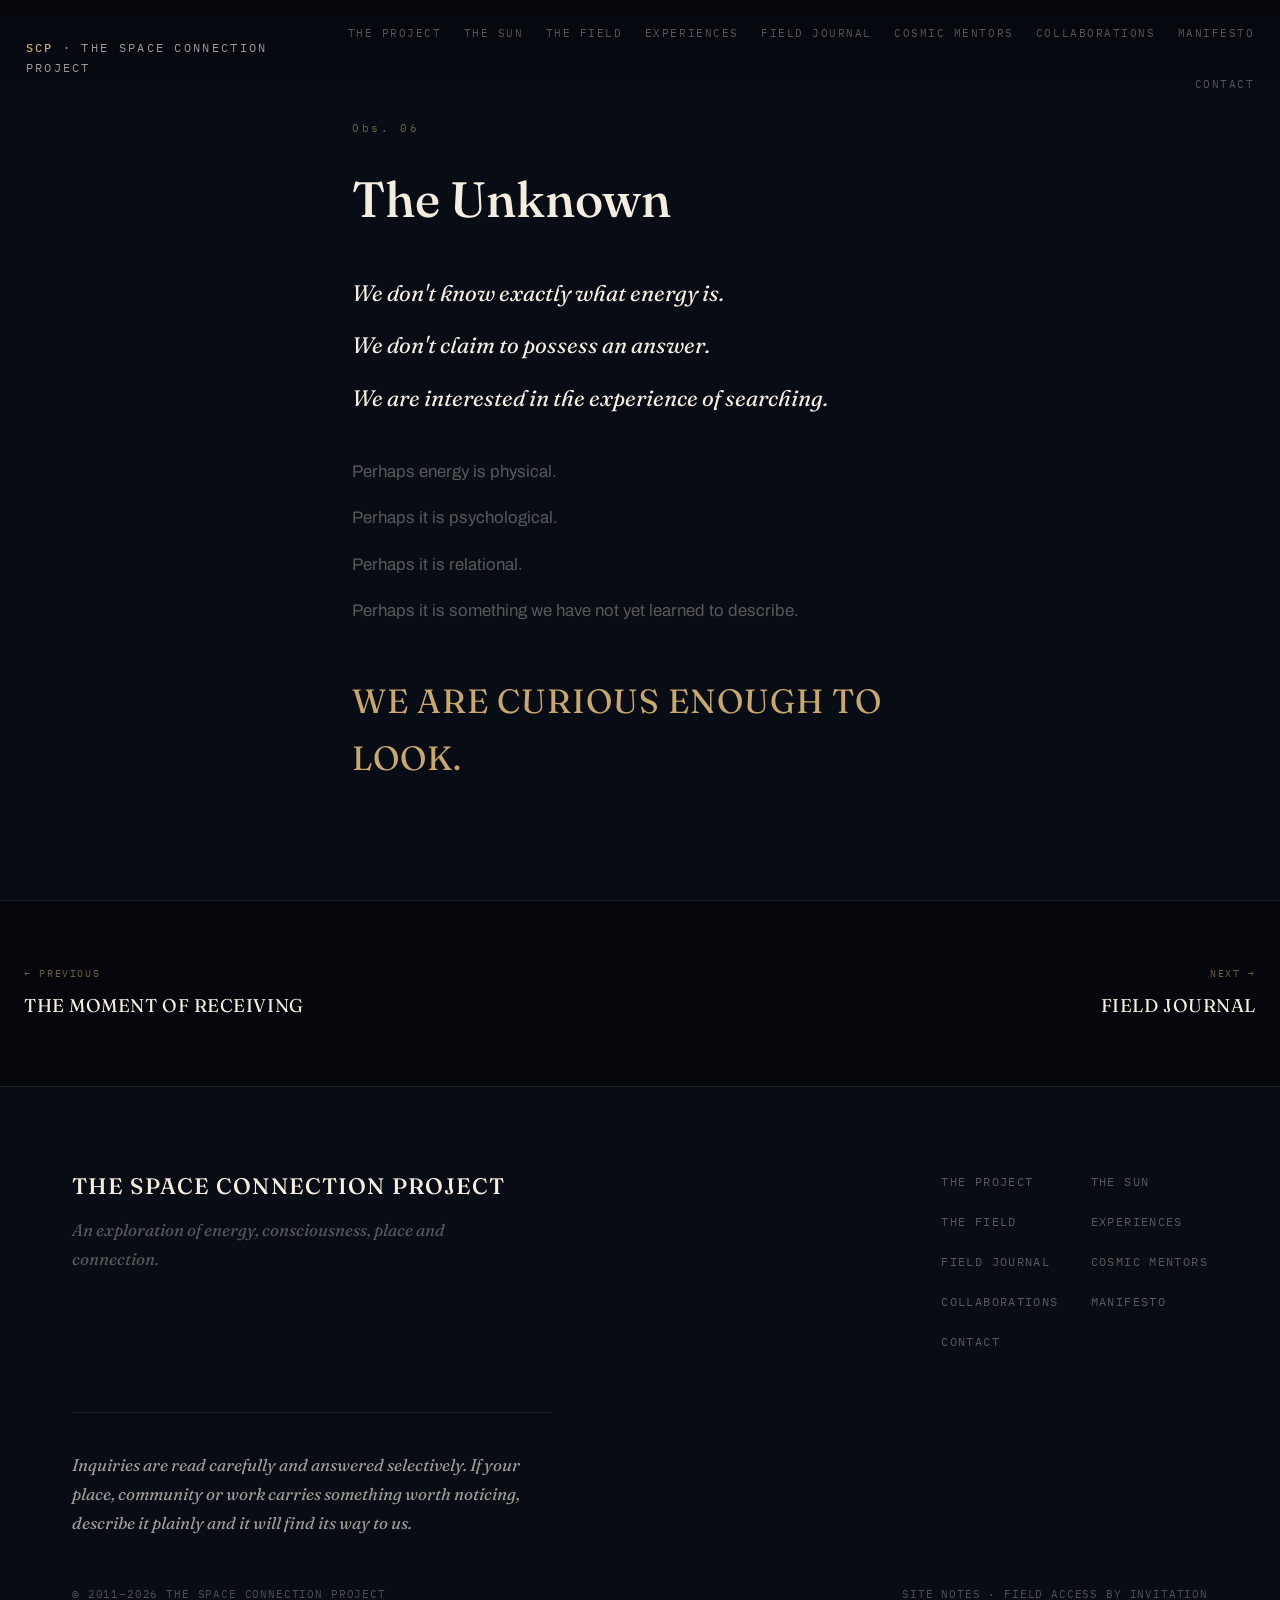
<file: the-unknown/index.html>
<!DOCTYPE html>
<html lang="en">
<head>
<meta charset="UTF-8" />
<meta name="viewport" content="width=device-width, initial-scale=1.0" />
<title>The Unknown — The Space Connection Project</title>
<meta name="description" content="What we do not know about energy, and why we keep looking anyway." />
<meta name="theme-color" content="#05070c" />
<link rel="preconnect" href="https://fonts.googleapis.com" />
<link rel="preconnect" href="https://fonts.gstatic.com" crossorigin />
<link href="https://fonts.googleapis.com/css2?family=Fraunces:ital,opsz,wght@0,9..144,300;0,9..144,400;0,9..144,500;0,9..144,600;1,9..144,400;1,9..144,500&family=Archivo:wght@400;500;600;700&family=IBM+Plex+Mono:wght@400;500&display=swap" rel="stylesheet" />
<link rel="stylesheet" href="../assets/style.css" />
<link rel="icon" type="image/svg+xml" href="../assets/favicon.svg" />
</head>
<body>
<header class="site-nav" id="siteNav">
  <a class="site-nav__mark" href="../"><strong>SCP</strong> &middot; The Space Connection Project</a>
  <ul class="site-nav__links">
    <li><a href="../the-project/">The Project</a></li>
    <li><a href="../the-sun/">The Sun</a></li>
    <li><a href="../the-field/">The Field</a></li>
    <li><a href="../experiences/">Experiences</a></li>
    <li><a href="../field-journal/">Field Journal</a></li>
    <li><a href="../cosmic-mentors/">Cosmic Mentors</a></li>
    <li><a href="../collaborations/">Collaborations</a></li>
    <li><a href="../manifesto/">Manifesto</a></li>
    <li><a href="#contact">Contact</a></li>
  </ul>
</header>
<main>
  <section class="unknown" id="unknown" aria-labelledby="unknown-title">
    <div class="unknown__inner">
      <span class="obs-tag reveal">Obs. 06</span>
      <h2 class="band__title reveal" id="unknown-title" style="margin:1rem 0 2rem;">The Unknown</h2>
      <div class="unknown__open">
        <p class="reveal">We don't know exactly what energy is.</p>
        <p class="reveal">We don't claim to possess an answer.</p>
        <p class="reveal">We are interested in the experience of searching.</p>
      </div>
      <div class="unknown__maybe">
        <p class="reveal">Perhaps energy is physical.</p>
        <p class="reveal">Perhaps it is psychological.</p>
        <p class="reveal">Perhaps it is relational.</p>
        <p class="reveal">Perhaps it is something we have not yet learned to describe.</p>
      </div>
      <p class="unknown__final reveal">We are curious enough to look.</p>
    </div>
  </section>

<nav class="page-nav" aria-label="Page">
  <a class="page-nav__link page-nav__link--prev" href="../the-ritual/">
    <span class="page-nav__eyebrow">&larr; Previous</span>
    <span class="page-nav__title">The Moment of Receiving</span>
  </a>
  <a class="page-nav__link page-nav__link--next" href="../field-journal/">
    <span class="page-nav__eyebrow">Next &rarr;</span>
    <span class="page-nav__title">Field Journal</span>
  </a>
</nav>
</main>
<footer class="site-footer" id="contact">
  <div class="container container--wide">
    <div class="site-footer__top">
      <div>
        <h2 class="site-footer__title">The Space Connection Project</h2>
        <p class="site-footer__tagline">An exploration of energy, consciousness, place and connection.</p>
      </div>
      <nav aria-label="Footer">
        <ul class="site-footer__nav">
    <li><a href="../the-project/">The Project</a></li>
    <li><a href="../the-sun/">The Sun</a></li>
    <li><a href="../the-field/">The Field</a></li>
    <li><a href="../experiences/">Experiences</a></li>
    <li><a href="../field-journal/">Field Journal</a></li>
    <li><a href="../cosmic-mentors/">Cosmic Mentors</a></li>
    <li><a href="../collaborations/">Collaborations</a></li>
    <li><a href="../manifesto/">Manifesto</a></li>
    <li><a href="#contact">Contact</a></li>
  </ul>
      </nav>
    </div>
    <p id="contact-text">Inquiries are read carefully and answered selectively. If your place, community or work carries something worth noticing, describe it plainly and it will find its way to us.</p>
    <div class="site-footer__bottom">
      <span>&copy; 2011&ndash;2026 The Space Connection Project</span>
      <span><a class="footer-meta-link" href="../site-notes/">Site Notes</a> &middot; Field access by invitation</span>
    </div>
  </div>
</footer>
<script src="../assets/site.js"></script>
</body>
</html>
</file>
<file: assets/style.css>
:root{
    --void:#05070c;
    --void-2:#080c15;
    --midnight:#0c1220;
    --midnight-2:#0f172c;
    --indigo:#1a2440;
    --hairline:rgba(201,168,106,.16);
    --hairline-soft:rgba(245,237,224,.08);
    --gold:#c9a86a;
    --gold-dim:rgba(201,168,106,.55);
    --gold-faint:rgba(201,168,106,.22);
    --solar:#f5ede0;
    --solar-dim:rgba(245,237,224,.64);
    --solar-faint:rgba(245,237,224,.34);
    --amber:#d9823f;
    --amber-dim:rgba(217,130,63,.5);

    --serif:"Fraunces",ui-serif,Georgia,"Times New Roman",serif;
    --sans:"Archivo",ui-sans-serif,system-ui,-apple-system,"Segoe UI",sans-serif;
    --mono:"IBM Plex Mono",ui-monospace,"SFMono-Regular",Menlo,Consolas,monospace;

    --measure:38rem;
    --fs-hero:clamp(2.4rem,7.2vw,5.6rem);
    --fs-h1:clamp(2rem,4.6vw,3.1rem);
    --fs-h2:clamp(1.4rem,2.8vw,1.9rem);
    --fs-lede:clamp(1.15rem,2vw,1.4rem);
    --fs-body:1.0625rem;
    --fs-small:.86rem;
    --fs-mono:.78rem;

    --ease:cubic-bezier(.22,.61,.36,1);
    color-scheme: dark;
  }

  *,*::before,*::after{box-sizing:border-box;}
  html{background:var(--void);scroll-behavior:smooth;}
  body{
    margin:0;
    background:var(--void);
    color:var(--solar-dim);
    font-family:var(--sans);
    font-size:var(--fs-body);
    line-height:1.7;
    -webkit-font-smoothing:antialiased;
    text-rendering:optimizeLegibility;
    overflow-x:hidden;
  }

  ::selection{background:var(--gold-faint);color:var(--solar);}

  a{color:inherit;}
  button{font:inherit;color:inherit;}

  :focus-visible{outline:1px solid var(--gold);outline-offset:4px;}

  img,canvas{display:block;max-width:100%;}

  h1,h2,h3{
    font-family:var(--serif);
    font-weight:500;
    color:var(--solar);
    margin:0;
    text-wrap:balance;
  }

  p{margin:0;}

  .container{
    max-width:var(--measure);
    margin-inline:auto;
    padding-inline:1.5rem;
  }
  .container--wide{max-width:74rem;}

  .eyebrow{
    display:inline-flex;
    align-items:center;
    gap:.6em;
    font-family:var(--mono);
    font-size:var(--fs-mono);
    letter-spacing:.18em;
    text-transform:uppercase;
    color:var(--gold-dim);
  }
  .eyebrow::before{
    content:"";
    width:1.4em;height:1px;
    background:var(--gold-dim);
  }

  .cine{
    text-transform:uppercase;
    letter-spacing:.04em;
  }

  .lede{
    font-family:var(--serif);
    font-style:italic;
    font-weight:400;
    font-size:var(--fs-lede);
    color:var(--solar);
    text-wrap:balance;
  }

  .disclaimer{
    font-family:var(--mono);
    font-size:.74rem;
    letter-spacing:.03em;
    color:rgba(245,237,224,.36);
    line-height:1.8;
    max-width:34rem;
  }

  /* reveal utility */
  .reveal{
    opacity:0;
    transform:translateY(22px);
    transition:opacity 1.1s var(--ease), transform 1.1s var(--ease);
    will-change:opacity,transform;
  }
  .reveal.in{opacity:1;transform:translateY(0);}

  @media (prefers-reduced-motion: reduce){
    html{scroll-behavior:auto;}
    .reveal{transition:opacity .4s linear;transform:none;}
    *{animation-duration:.001ms !important; animation-iteration-count:1 !important; transition-duration:.2s !important;}
  }

  /* ---------------- NAV ---------------- */
  .site-nav{
    position:fixed;
    inset:0 0 auto 0;
    z-index:50;
    display:flex;
    align-items:center;
    justify-content:space-between;
    padding:1.1rem 1.6rem;
    background:linear-gradient(to bottom, rgba(5,7,12,.92), rgba(5,7,12,0));
    opacity:1;
    transform:none;
    pointer-events:auto;
    transition:opacity .6s var(--ease), transform .6s var(--ease);
  }
  .site-nav--gated{opacity:0;transform:translateY(-8px);pointer-events:none;}
  .site-nav--gated.visible{opacity:1;transform:translateY(0);pointer-events:auto;}
  .site-nav__mark{
    font-family:var(--mono);
    font-size:.72rem;
    letter-spacing:.2em;
    text-transform:uppercase;
    color:var(--solar-dim);
    text-decoration:none;
  }
  .site-nav__mark strong{color:var(--gold);font-weight:500;}
  .site-nav__links{
    list-style:none;
    display:flex;
    gap:1.4rem;
    margin:0;padding:0;
    flex-wrap:wrap;
    justify-content:flex-end;
  }
  .site-nav__links a{
    font-family:var(--mono);
    font-size:.68rem;
    letter-spacing:.14em;
    text-transform:uppercase;
    text-decoration:none;
    color:var(--solar-faint);
    transition:color .3s var(--ease);
  }
  .site-nav__links a:hover{color:var(--gold);}
  @media (max-width:720px){ .site-nav__links{display:none;} }

  /* ---------------- BUTTONS ---------------- */
  .actions{display:flex;gap:1rem;flex-wrap:wrap;align-items:center;}
  .btn{
    appearance:none;
    border:1px solid var(--gold-dim);
    background:transparent;
    color:var(--solar);
    font-family:var(--mono);
    font-size:.74rem;
    letter-spacing:.16em;
    text-transform:uppercase;
    text-decoration:none;
    padding:.95rem 1.7rem;
    cursor:pointer;
    display:inline-flex;
    align-items:center;
    gap:.6em;
    transition:border-color .4s var(--ease), color .4s var(--ease), background .4s var(--ease);
  }
  .btn::after{content:"→";font-family:var(--mono);transition:transform .4s var(--ease);}
  .btn:hover{border-color:var(--gold);color:var(--gold);}
  .btn:hover::after{transform:translateX(3px);}
  .btn--primary{
    background:var(--gold-faint);
    border-color:var(--gold);
    color:var(--solar);
  }
  .btn--primary:hover{background:var(--gold);color:var(--void);}
  .btn--ghost{border-color:var(--hairline-soft);color:var(--solar-faint);}
  .btn--ghost:hover{border-color:var(--gold-dim);color:var(--gold);}

  /* ---------------- HERO ---------------- */
  .hero{
    position:relative;
    min-height:100svh;
    display:flex;
    flex-direction:column;
    align-items:center;
    justify-content:center;
    gap:clamp(1rem,4vh,2.5rem);
    padding:6rem 1.5rem;
    background:var(--void);
    overflow:hidden;
  }
  .hero__canvas{position:absolute;inset:0;z-index:0;opacity:.9;}
  .hero__sun{
    position:relative;
    z-index:1;
    flex:none;
    width:clamp(170px,38vw,280px);
    height:clamp(170px,38vw,280px);
    pointer-events:none;
  }
  .sun-core{
    position:absolute;left:50%;top:50%;
    width:6px;height:6px;
    border-radius:50%;
    transform:translate(-50%,-50%) scale(.4);
    background:radial-gradient(circle at 50% 50%, #fff 0%, var(--solar) 24%, var(--gold) 55%, rgba(201,168,106,0) 72%);
    box-shadow:0 0 40px 8px rgba(201,168,106,.35), 0 0 120px 40px rgba(201,168,106,.12);
    animation:sun-emerge 4.5s var(--ease) forwards .3s;
  }
  @keyframes sun-emerge{
    0%{transform:translate(-50%,-50%) scale(.15);opacity:.5;width:2px;height:2px;box-shadow:none;}
    40%{opacity:1;}
    100%{transform:translate(-50%,-50%) scale(1);width:64px;height:64px;opacity:1;
      box-shadow:0 0 60px 10px rgba(201,168,106,.4), 0 0 160px 60px rgba(201,168,106,.14);}
  }
  .orbit-ring{
    position:absolute;left:50%;top:50%;
    border:1px solid var(--gold-faint);
    border-radius:50%;
    transform:translate(-50%,-50%);
    opacity:0;
    animation:ring-fade 2.4s var(--ease) forwards, ring-spin linear infinite;
  }
  .orbit-ring--a{width:170px;height:170px;animation-delay:2.1s,2.1s;animation-duration:2.4s,60s;}
  .orbit-ring--b{width:280px;height:60px;animation-delay:2.5s,2.5s;animation-duration:2.4s,90s;border-color:var(--hairline);}
  @keyframes ring-fade{to{opacity:1;}}
  @keyframes ring-spin{to{transform:translate(-50%,-50%) rotate(360deg);}}

  .hero__body{
    position:relative;z-index:2;
    text-align:center;
    display:flex;
    flex-direction:column;
    align-items:center;
    gap:2.4rem;
  }
  .hero__lines{display:flex;flex-direction:column;gap:.35em;}
  .hero__line{
    font-family:var(--serif);
    font-weight:400;
    font-size:var(--fs-hero);
    line-height:1.08;
    letter-spacing:.01em;
    color:var(--solar);
    text-transform:uppercase;
    opacity:0;
    filter:blur(6px);
    animation:line-in 2s var(--ease) forwards;
  }
  .hero__line--1{animation-delay:3.1s;}
  .hero__line--2{animation-delay:3.6s;}
  @keyframes line-in{
    to{opacity:1;filter:blur(0);}
  }
  .hero__remember{
    font-family:var(--mono);
    font-size:var(--fs-mono);
    letter-spacing:.2em;
    text-transform:uppercase;
    color:var(--gold-dim);
    opacity:0;
    animation:line-in 2s var(--ease) forwards 5.2s;
  }
  .hero__actions{
    opacity:0;
    animation:line-in 1.6s var(--ease) forwards 6.2s;
  }
  .hero__scroll{
    position:absolute;
    bottom:2.2rem;left:50%;
    transform:translateX(-50%);
    z-index:2;
    width:1px;height:46px;
    background:linear-gradient(to bottom, transparent, var(--gold-dim));
    opacity:0;
    animation:line-in 1.5s var(--ease) forwards 7s;
  }

  #light-flash{
    position:fixed;inset:0;z-index:200;
    background:radial-gradient(circle at 50% 42%, var(--solar) 0%, var(--gold) 35%, var(--void) 78%);
    opacity:0;
    pointer-events:none;
  }
  #light-flash.flashing{animation:flash-seq 1.8s ease-in-out forwards;}
  @keyframes flash-seq{
    0%{opacity:0;}
    45%{opacity:1;}
    100%{opacity:0;}
  }

  /* ---------------- SECTION SCAFFOLD ---------------- */
  section{position:relative;}
  .band{
    padding:7.5rem 0;
    background:var(--void);
    border-top:1px solid var(--hairline-soft);
  }
  .band--midnight{background:var(--midnight);}
  .band--deep{background:var(--void-2);}
  .band__head{
    display:flex;
    flex-direction:column;
    gap:1.1rem;
    margin-bottom:3.2rem;
  }
  .band__title{font-size:var(--fs-h1);}
  .obs-tag{
    font-family:var(--mono);
    font-size:.68rem;
    letter-spacing:.24em;
    color:var(--gold-dim);
  }
  .stack{display:flex;flex-direction:column;gap:1.4rem;}
  .stack--tight{gap:.85rem;}

  /* ---------------- THE PROJECT ---------------- */
  .project__list{
    list-style:none;
    margin:1.6rem 0 0;
    padding:0;
    display:grid;
    grid-template-columns:repeat(auto-fit,minmax(120px,1fr));
    gap:.4rem 1.2rem;
    font-family:var(--serif);
    font-style:italic;
    color:var(--solar-faint);
    font-size:1.05rem;
    max-width:40rem;
  }
  .project__list li{position:relative;padding-left:1.1em;}
  .project__list li::before{content:"—";position:absolute;left:0;color:var(--gold-dim);}

  /* ---------------- CENTRAL PHRASE ---------------- */
  .phrase{
    background:var(--void);
    padding:9rem 1.5rem;
    text-align:center;
    border-top:1px solid var(--hairline-soft);
    border-bottom:1px solid var(--hairline-soft);
  }
  .phrase__line{
    font-family:var(--serif);
    font-weight:400;
    font-size:clamp(1.6rem,4.4vw,3.1rem);
    line-height:1.28;
    text-transform:uppercase;
    letter-spacing:.02em;
    color:var(--solar-faint);
  }
  .phrase__line em{
    font-style:normal;
    color:var(--gold);
  }
  .phrase__line + .phrase__line{margin-top:.2em;}

  /* ---------------- SOLAR RITUAL ROW (LOOK/FEEL/...) ---------------- */
  .solar-steps{
    display:flex;
    flex-wrap:wrap;
    gap:0;
    margin-top:3.4rem;
    border-top:1px solid var(--hairline-soft);
  }
  .solar-steps__item{
    flex:1 1 140px;
    padding:1.6rem 1rem;
    text-align:center;
    border-right:1px solid var(--hairline-soft);
    border-bottom:1px solid var(--hairline-soft);
    position:relative;
  }
  .solar-steps__item:last-child{border-right:none;}
  .solar-steps__num{
    font-family:var(--mono);
    font-size:.66rem;
    color:var(--gold-dim);
    display:block;
    margin-bottom:.6rem;
    letter-spacing:.14em;
  }
  .solar-steps__word{
    font-family:var(--serif);
    font-size:1.15rem;
    letter-spacing:.08em;
    text-transform:uppercase;
    color:var(--solar-dim);
    transition:color .4s var(--ease);
  }
  .solar-steps__item.in .solar-steps__word{color:var(--gold);}
  @media (max-width:640px){
    .solar-steps__item{flex:1 1 45%;}
  }

  /* ---------------- ENERGY CHAIN ---------------- */
  .chain{
    position:relative;
    max-width:32rem;
    margin:0 auto;
    padding-left:2.4rem;
  }
  .chain::before{
    content:"";
    position:absolute;
    left:.5rem;top:.4rem;bottom:.4rem;
    width:1px;
    background:linear-gradient(to bottom, transparent, var(--hairline) 8%, var(--hairline) 92%, transparent);
  }
  .chain__particle{
    position:absolute;
    left:calc(.5rem - 2px);
    width:5px;height:5px;
    border-radius:50%;
    background:var(--gold);
    box-shadow:0 0 10px 3px rgba(201,168,106,.6);
    animation:travel 7s linear infinite;
  }
  @keyframes travel{
    0%{top:0%;opacity:0;}
    8%{opacity:1;}
    92%{opacity:1;}
    100%{top:100%;opacity:0;}
  }
  .node{margin-bottom:1.6rem;}
  .node__btn{
    position:relative;
    background:none;border:none;
    text-align:left;
    cursor:pointer;
    display:flex;
    align-items:center;
    gap:1rem;
    padding:.3rem 0;
    width:100%;
  }
  .node__dot{
    position:absolute;left:-2.4rem;
    width:9px;height:9px;
    border-radius:50%;
    border:1px solid var(--gold-dim);
    background:var(--void);
    transition:background .4s var(--ease), box-shadow .4s var(--ease);
  }
  .node.active .node__dot{background:var(--gold);box-shadow:0 0 12px 3px rgba(201,168,106,.5);}
  .node__label{
    font-family:var(--serif);
    font-size:1.3rem;
    letter-spacing:.06em;
    text-transform:uppercase;
    color:var(--solar-faint);
    transition:color .4s var(--ease);
  }
  .node.active .node__label{color:var(--gold);}
  .node__arrow{
    margin-left:auto;
    font-family:var(--mono);
    color:var(--gold-dim);
    transition:transform .4s var(--ease);
  }
  .node.active .node__arrow{transform:rotate(90deg);}
  .node__panel{
    display:grid;
    grid-template-rows:0fr;
    transition:grid-template-rows .5s var(--ease);
  }
  .node.active .node__panel{grid-template-rows:1fr;}
  .node__panel-inner{
    overflow:hidden;
  }
  .node__text{
    font-family:var(--serif);
    font-style:italic;
    color:var(--solar);
    font-size:1.05rem;
    padding:.7rem 0 .2rem;
  }

  /* ---------------- THE FIELD ---------------- */
  .field-full{
    min-height:100svh;
    display:flex;
    align-items:center;
    justify-content:center;
    background:var(--void);
    position:relative;
    overflow:hidden;
    text-align:center;
    padding:6rem 1.5rem;
  }
  .ripples{
    position:absolute;
    left:50%;top:50%;
    transform:translate(-50%,-50%);
    width:10px;height:10px;
    pointer-events:none;
  }
  .ripple{
    position:absolute;left:50%;top:50%;
    width:60px;height:60px;
    border:1px solid var(--gold-faint);
    border-radius:50%;
    transform:translate(-50%,-50%) scale(.2);
    opacity:0;
    animation:ripple-out 6s ease-out infinite;
  }
  .ripple:nth-child(2){animation-delay:2s;}
  .ripple:nth-child(3){animation-delay:4s;}
  @keyframes ripple-out{
    0%{transform:translate(-50%,-50%) scale(.2);opacity:.55;}
    100%{transform:translate(-50%,-50%) scale(9);opacity:0;}
  }
  .field-full__content{position:relative;z-index:2;max-width:34rem;}
  .field-full__lines{
    display:flex;flex-direction:column;gap:.5rem;
    margin:2.2rem 0;
    font-family:var(--serif);
    font-style:italic;
    color:var(--solar-faint);
    font-size:1.1rem;
  }
  .field-full__we-call{
    font-family:var(--serif);
    text-transform:uppercase;
    font-size:clamp(1.6rem,3.6vw,2.4rem);
    color:var(--gold);
    letter-spacing:.04em;
    margin-top:2.4rem;
  }

  /* ---------------- EXPERIENCES ---------------- */
  .cards{
    display:grid;
    grid-template-columns:repeat(auto-fit,minmax(240px,1fr));
    gap:1px;
    background:var(--hairline-soft);
    border:1px solid var(--hairline-soft);
  }
  .card{
    background:var(--midnight);
    padding:2.2rem 1.8rem;
    display:flex;
    flex-direction:column;
    gap:1rem;
    transition:background .4s var(--ease);
  }
  .card:hover{background:var(--midnight-2);}
  .card__glyph{width:30px;height:30px;color:var(--gold-dim);}
  .card__title{
    font-family:var(--mono);
    font-size:.72rem;
    letter-spacing:.16em;
    text-transform:uppercase;
    color:var(--gold);
  }
  .card__text{font-size:.96rem;color:var(--solar-dim);}

  /* ---------------- RITUAL ---------------- */
  .ritual{
    position:relative;
    max-width:34rem;
    margin:0 auto;
    padding-left:3.2rem;
  }
  .ritual::before{
    content:"";
    position:absolute;left:1.1rem;top:.5rem;bottom:.5rem;
    width:1px;
    background:linear-gradient(to bottom, transparent, var(--hairline) 6%, var(--hairline) 94%, transparent);
  }
  .ritual__step{
    position:relative;
    padding-bottom:2.6rem;
    display:flex;
    gap:1.3rem;
    align-items:baseline;
  }
  .ritual__step:last-child{padding-bottom:0;}
  .ritual__num{
    position:absolute;left:-3.2rem;top:-.15rem;
    width:2.2rem;
    font-family:var(--serif);
    font-style:italic;
    font-size:1.3rem;
    color:var(--gold-dim);
    text-align:right;
  }
  .ritual__body h3{
    font-size:1.15rem;
    letter-spacing:.08em;
    text-transform:uppercase;
    margin-bottom:.3rem;
  }
  .ritual__body p{color:var(--solar-dim);font-size:.96rem;}

  /* ---------------- THE UNKNOWN ---------------- */
  .unknown{
    min-height:100svh;
    background:var(--void-2);
    display:flex;
    align-items:center;
    padding:6rem 1.5rem;
  }
  .unknown__inner{max-width:36rem;margin:0 auto;width:100%;}
  .unknown__open p{
    font-family:var(--serif);
    font-style:italic;
    font-size:clamp(1.1rem,2.2vw,1.4rem);
    color:var(--solar);
    margin-bottom:.9rem;
  }
  .unknown__maybe{
    margin-top:2.6rem;
    display:flex;flex-direction:column;gap:1.1rem;
  }
  .unknown__maybe p{
    font-size:1.05rem;
    color:var(--solar-faint);
  }
  .unknown__final{
    margin-top:3rem;
    font-family:var(--serif);
    text-transform:uppercase;
    font-size:clamp(1.4rem,3.2vw,2.1rem);
    color:var(--gold);
    letter-spacing:.03em;
  }

  /* ---------------- FIELD JOURNAL ---------------- */
  .journal{
    display:grid;
    grid-template-columns:repeat(auto-fit,minmax(260px,1fr));
    gap:1.2rem;
  }
  .journal__entry{
    border:1px solid var(--hairline-soft);
    padding:1.6rem;
    display:flex;
    flex-direction:column;
    gap:.9rem;
    font-family:var(--mono);
    background:var(--void-2);
  }
  .journal__meta{
    display:flex;
    justify-content:space-between;
    font-size:.66rem;
    letter-spacing:.1em;
    color:var(--gold-dim);
    text-transform:uppercase;
  }
  .journal__title{
    font-family:var(--serif);
    font-size:1.25rem;
    text-transform:uppercase;
    letter-spacing:.06em;
    color:var(--solar);
  }
  .journal__note{
    font-size:.82rem;
    line-height:1.75;
    color:var(--solar-faint);
  }
  .journal__status{
    font-size:.64rem;
    letter-spacing:.12em;
    text-transform:uppercase;
    color:rgba(245,237,224,.4);
    border-top:1px solid var(--hairline-soft);
    padding-top:.7rem;
  }

  /* ---------------- COSMIC MENTORS ---------------- */
  .mentor{
    display:grid;
    grid-template-columns:minmax(220px,320px) 1fr;
    gap:2.8rem;
    align-items:start;
  }
  .mentor__portrait{
    position:relative;
    aspect-ratio:4/5;
    overflow:hidden;
    border:1px solid var(--hairline);
    background:var(--void-2);
  }
  .mentor__portrait img{
    width:100%;height:100%;object-fit:cover;display:block;
    filter:saturate(.92) contrast(1.05) brightness(.92);
  }
  .mentor__portrait::after{
    content:"";
    position:absolute;inset:0;
    background:
      linear-gradient(to top, rgba(5,7,12,.55), transparent 45%),
      radial-gradient(ellipse at center, transparent 55%, rgba(5,7,12,.4) 100%);
    pointer-events:none;
  }
  .mentor__info{display:flex;flex-direction:column;gap:1rem;padding-top:.3rem;}
  .mentor__title{
    font-family:var(--mono);
    font-size:.7rem;
    letter-spacing:.18em;
    text-transform:uppercase;
    color:var(--gold-dim);
  }
  .mentor__name{font-size:var(--fs-h2);text-transform:uppercase;letter-spacing:.04em;}
  .mentor__role{color:var(--solar-dim);max-width:32rem;}
  .mentor__quote{
    margin:.6rem 0 0;
    padding-left:1.3rem;
    border-left:1px solid var(--gold-dim);
  }
  .mentor__quote p{
    font-family:var(--serif);
    font-style:italic;
    color:var(--solar);
    font-size:1.05rem;
  }
  .mentor__quote cite{
    display:block;
    margin-top:.6rem;
    font-family:var(--mono);
    font-style:normal;
    font-size:.68rem;
    letter-spacing:.1em;
    text-transform:uppercase;
    color:var(--gold-dim);
  }
  @media (max-width:640px){
    .mentor{grid-template-columns:1fr;}
    .mentor__portrait{max-width:340px;margin:0 auto;}
  }

  /* ---------------- COLLABORATIONS ---------------- */
  .collab__text{max-width:36rem;}

  /* ---------------- MANIFESTO ---------------- */
  .manifesto{
    position:relative;
    background:var(--void);
  }
  .manifesto__canvas{position:absolute;inset:0;z-index:0;}
  .manifesto__line{
    position:relative;z-index:1;
    min-height:46svh;
    display:flex;
    align-items:center;
    justify-content:center;
    text-align:center;
    padding:2rem 1.5rem;
  }
  .manifesto__line p{
    font-family:var(--serif);
    font-size:clamp(1.5rem,4.4vw,2.8rem);
    color:var(--solar-faint);
    text-transform:uppercase;
    letter-spacing:.02em;
  }
  .manifesto__line--pause{min-height:20svh;}
  .manifesto__line--return p{color:var(--gold);font-size:clamp(1.6rem,4.8vw,3.1rem);}
  .manifesto__line--final{min-height:70svh;}
  .manifesto__line--final p{
    font-size:clamp(2.4rem,9vw,6.5rem);
    color:var(--solar);
    text-shadow:0 0 60px rgba(201,168,106,.35);
  }
  .manifesto__blackout{height:40svh;background:var(--void);position:relative;z-index:1;}

  /* ---------------- SITE INDEX (home) ---------------- */
  .site-index{
    max-width:40rem;
    margin:0 auto;
    border-top:1px solid var(--hairline-soft);
  }
  .site-index__item{
    display:flex;
    align-items:baseline;
    gap:1.4rem;
    padding:1.6rem 0;
    border-bottom:1px solid var(--hairline-soft);
    text-decoration:none;
    transition:padding-left .4s var(--ease);
  }
  .site-index__item:hover{padding-left:.6rem;}
  .site-index__num{font-family:var(--mono);font-size:.78rem;color:var(--gold-dim);flex:none;width:2ch;}
  .site-index__body{flex:1;display:flex;flex-direction:column;gap:.35rem;}
  .site-index__title{font-family:var(--serif);font-size:1.3rem;text-transform:uppercase;letter-spacing:.04em;color:var(--solar);transition:color .3s var(--ease);}
  .site-index__item:hover .site-index__title{color:var(--gold);}
  .site-index__desc{font-size:.9rem;color:var(--solar-dim);}
  .site-index__arrow{font-family:var(--mono);color:var(--gold-dim);flex:none;transition:transform .4s var(--ease);}
  .site-index__item:hover .site-index__arrow{transform:translateX(4px);color:var(--gold);}

  .teaser{max-width:34rem;margin:0 auto;text-align:center;}
  .teaser__continue{
    display:inline-flex;align-items:center;gap:.6em;margin-top:1.6rem;
    font-family:var(--mono);font-size:.74rem;letter-spacing:.14em;text-transform:uppercase;
    text-decoration:none;color:var(--gold-dim);transition:color .3s var(--ease), gap .3s var(--ease);
  }
  .teaser__continue:hover{color:var(--gold);gap:.9em;}
  .teaser__continue::after{content:"→";}

  /* ---------------- PAGE NAV (prev/next) ---------------- */
  .page-nav{
    display:flex;
    justify-content:space-between;
    gap:2rem;
    flex-wrap:wrap;
    padding:4rem 1.5rem;
    border-top:1px solid var(--hairline-soft);
    background:var(--void);
  }
  .page-nav__link{
    display:flex;flex-direction:column;gap:.5rem;
    text-decoration:none;
    max-width:20rem;
  }
  .page-nav__link--next{margin-left:auto;text-align:right;align-items:flex-end;}
  .page-nav__eyebrow{font-family:var(--mono);font-size:.64rem;letter-spacing:.16em;text-transform:uppercase;color:var(--gold-dim);}
  .page-nav__title{font-family:var(--serif);font-size:1.15rem;color:var(--solar);text-transform:uppercase;letter-spacing:.03em;transition:color .3s var(--ease);}
  .page-nav__link:hover .page-nav__title{color:var(--gold);}

  /* ---------------- FOOTER ---------------- */
  .site-footer{
    background:var(--void-2);
    border-top:1px solid var(--hairline-soft);
    padding:5rem 0 2.5rem;
  }
  .site-footer__top{
    display:flex;
    flex-wrap:wrap;
    justify-content:space-between;
    gap:3rem;
    margin-bottom:3.5rem;
  }
  .site-footer__title{font-size:1.4rem;text-transform:uppercase;letter-spacing:.05em;}
  .site-footer__tagline{
    font-family:var(--serif);
    font-style:italic;
    color:var(--solar-faint);
    margin-top:.7rem;
    max-width:24rem;
  }
  .site-footer__nav{
    list-style:none;margin:0;padding:0;
    display:grid;
    grid-template-columns:repeat(2,minmax(110px,1fr));
    gap:.7rem 2rem;
  }
  .site-footer__nav a{
    font-family:var(--mono);
    font-size:.72rem;
    letter-spacing:.12em;
    text-transform:uppercase;
    text-decoration:none;
    color:var(--solar-faint);
    transition:color .3s var(--ease);
  }
  .site-footer__nav a:hover{color:var(--gold);}
  #contact-text{
    padding-top:2.4rem;
    border-top:1px solid var(--hairline-soft);
    font-family:var(--serif);
    font-style:italic;
    color:var(--solar-dim);
    max-width:30rem;
  }
  .site-footer__bottom{
    margin-top:3rem;
    display:flex;
    justify-content:space-between;
    flex-wrap:wrap;
    gap:.8rem;
    font-family:var(--mono);
    font-size:.66rem;
    letter-spacing:.08em;
    color:rgba(245,237,224,.3);
    text-transform:uppercase;
  }
  .footer-meta-link{color:rgba(245,237,224,.3);text-decoration:underline;text-decoration-color:rgba(201,168,106,.3);text-underline-offset:.2em;transition:color .3s var(--ease);}
  .footer-meta-link:hover{color:var(--gold);}

  /* ---------------- 404 ---------------- */
  .notfound{
    min-height:70svh;
    display:flex;
    align-items:center;
    justify-content:center;
    text-align:center;
    padding:6rem 1.5rem;
  }
  .notfound__inner{max-width:28rem;}
  .notfound__code{
    font-family:var(--mono);
    font-size:.8rem;
    letter-spacing:.2em;
    color:var(--gold-dim);
  }
  .notfound__title{margin:1rem 0 1.2rem;text-transform:uppercase;}
  .notfound__text{color:var(--solar-dim);margin-bottom:2rem;}

  /* ---------------- SITE NOTES ---------------- */
  .notes p{margin-bottom:1.3rem;color:var(--solar-dim);}
  .notes p:last-child{margin-bottom:0;}

  @media (max-width:640px){
    .band{padding:5rem 0;}
    .field-full,.unknown{padding:5rem 1.25rem;}
  }
</file>
